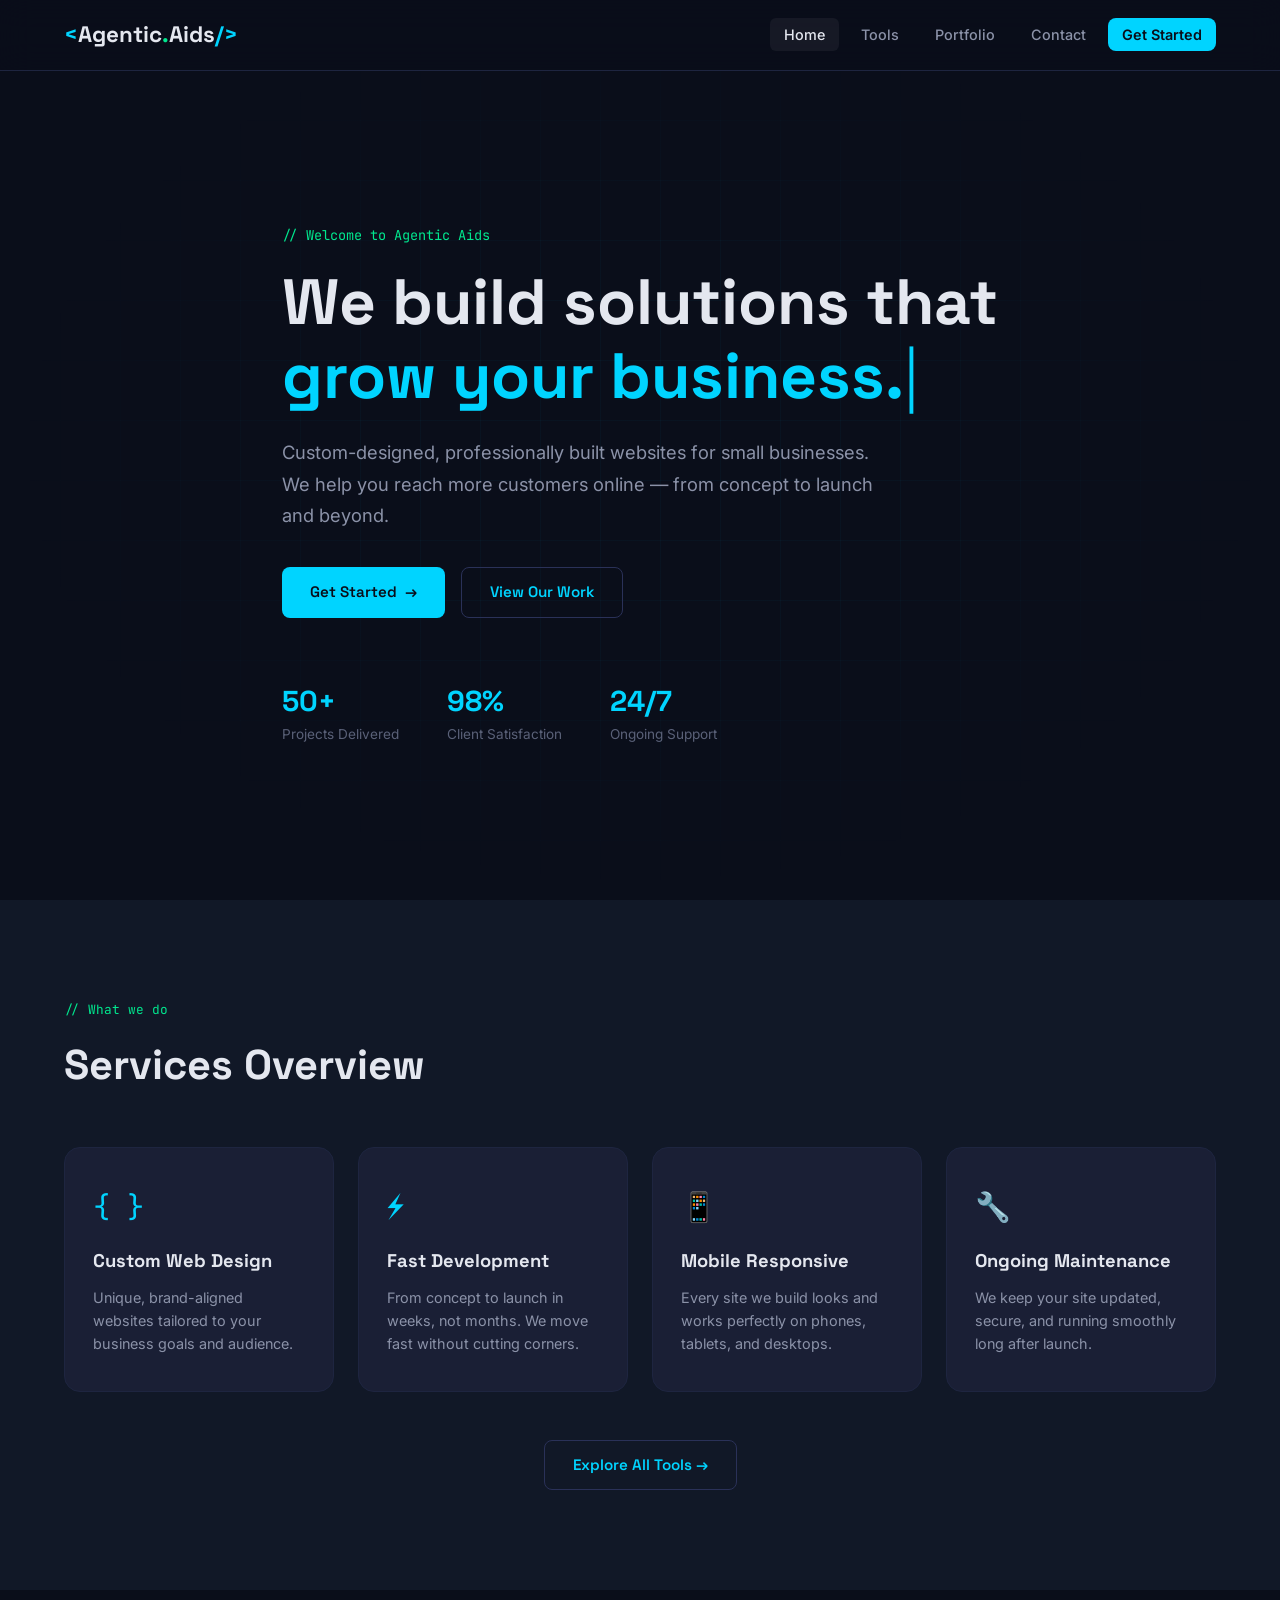
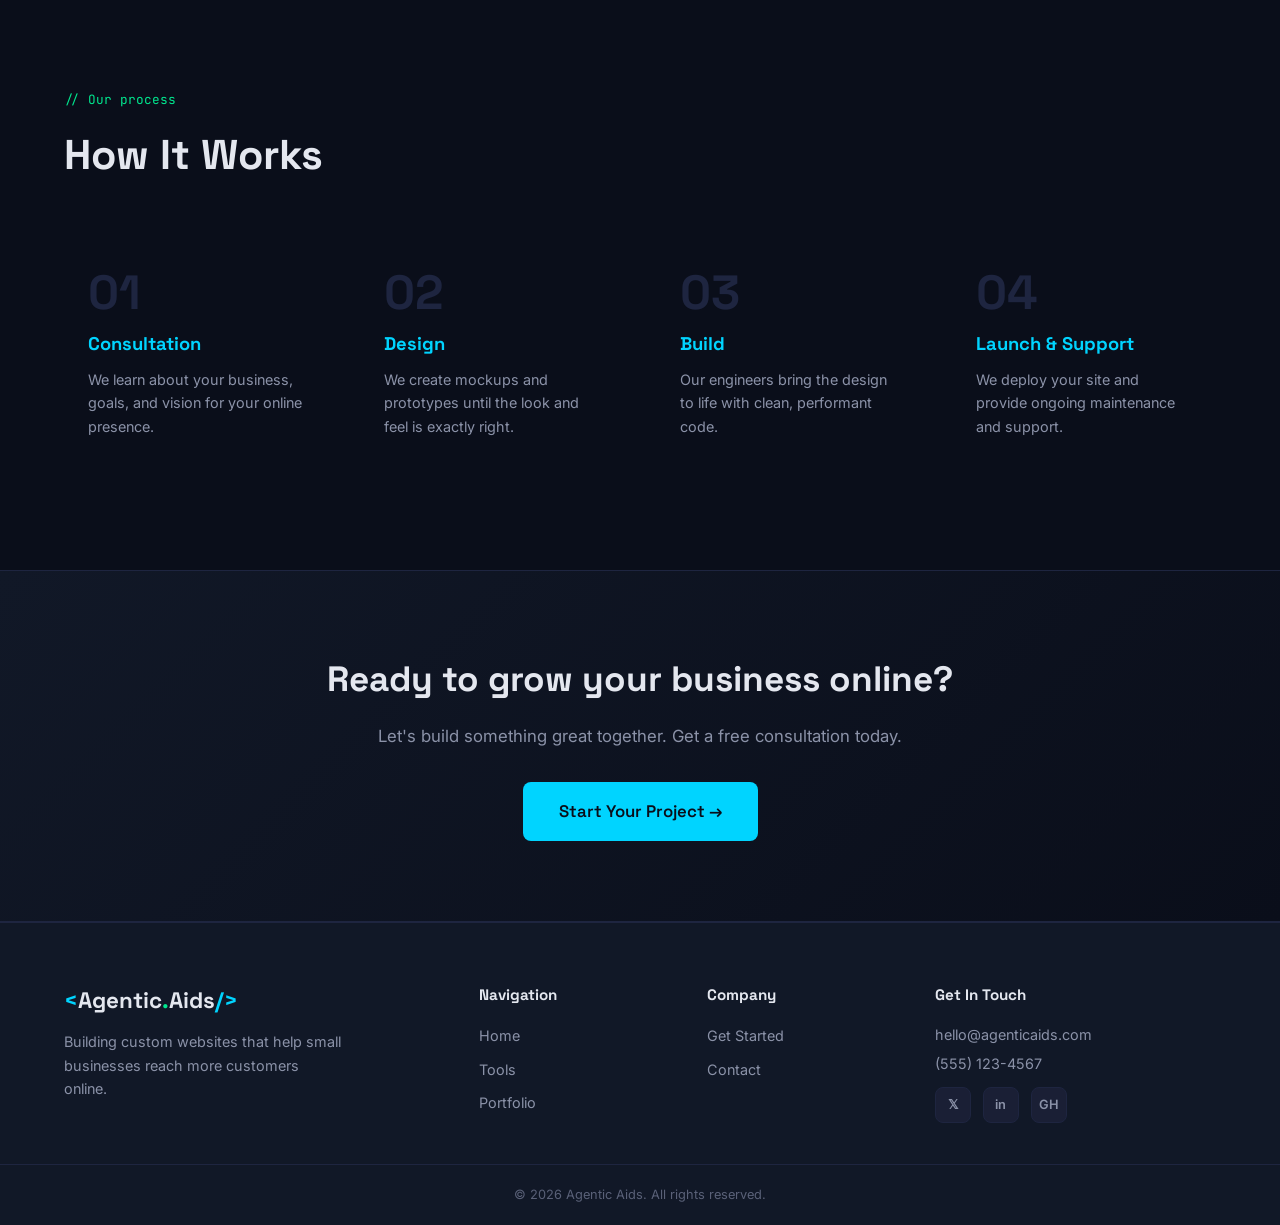
<file: index.html>
<!DOCTYPE html>
<html lang="en">
<head>
  <meta charset="UTF-8">
  <meta name="viewport" content="width=device-width, initial-scale=1.0">
  <title>Agentic Aids – Custom Websites for Small Businesses</title>
  <link rel="preconnect" href="https://fonts.googleapis.com">
  <link rel="preconnect" href="https://fonts.gstatic.com" crossorigin>
  <link href="https://fonts.googleapis.com/css2?family=Space+Grotesk:wght@400;500;600;700&family=Inter:wght@300;400;500;600&family=JetBrains+Mono:wght@400;500&display=swap" rel="stylesheet">
  <link rel="stylesheet" href="css/style.css">
</head>
<body>
  <!-- Navbar -->
  <nav class="navbar" id="navbar">
    <div class="nav-container">
      <a href="index.html" class="nav-logo">
        <span class="logo-bracket">&lt;</span>Agentic<span class="logo-dot">.</span>Aids<span class="logo-bracket">/&gt;</span>
      </a>
      <button class="nav-toggle" id="navToggle" aria-label="Toggle navigation">
        <span></span><span></span><span></span>
      </button>
      <ul class="nav-menu" id="navMenu">
        <li><a href="index.html" class="nav-link active">Home</a></li>
        <li><a href="pages/tools.html" class="nav-link">Tools</a></li>
        <li><a href="pages/portfolio.html" class="nav-link">Portfolio</a></li>
        <!-- <li><a href="pages/pricing.html" class="nav-link">Pricing</a></li> -->
        <li><a href="pages/contact.html" class="nav-link">Contact</a></li>
        <!-- <li><a href="pages/login.html" class="nav-link nav-login">Login</a></li> -->
        <li><a href="pages/get-started.html" class="nav-link nav-cta">Get Started</a></li>
      </ul>
    </div>
  </nav>

  <!-- Hero Section -->
  <section class="hero">
    <div class="hero-bg-grid"></div>
    <div class="container hero-content">
      <p class="hero-tag">// Welcome to Agentic Aids</p>
      <h1 class="hero-title">
        We build solutions that<br>
        <span class="typed-text" id="typedText"></span><span class="cursor">|</span>
      </h1>
      <p class="hero-subtitle">
        Custom-designed, professionally built websites for small businesses.
        We help you reach more customers online — from concept to launch and beyond.
      </p>
      <div class="hero-buttons">
        <a href="pages/get-started.html" class="btn btn-primary">Get Started <span class="btn-arrow">→</span></a>
        <a href="pages/portfolio.html" class="btn btn-outline">View Our Work</a>
      </div>
      <div class="hero-stats">
        <div class="stat">
          <span class="stat-number">50+</span>
          <span class="stat-label">Projects Delivered</span>
        </div>
        <div class="stat">
          <span class="stat-number">98%</span>
          <span class="stat-label">Client Satisfaction</span>
        </div>
        <div class="stat">
          <span class="stat-number">24/7</span>
          <span class="stat-label">Ongoing Support</span>
        </div>
      </div>
    </div>
  </section>

  <!-- Services Overview -->
  <section class="services-overview" id="services">
    <div class="container">
      <p class="section-tag">// What we do</p>
      <h2 class="section-title">Services Overview</h2>
      <div class="services-grid">
        <div class="service-card">
          <div class="service-icon">{ }</div>
          <h3>Custom Web Design</h3>
          <p>Unique, brand-aligned websites tailored to your business goals and audience.</p>
        </div>
        <div class="service-card">
          <div class="service-icon">⚡</div>
          <h3>Fast Development</h3>
          <p>From concept to launch in weeks, not months. We move fast without cutting corners.</p>
        </div>
        <div class="service-card">
          <div class="service-icon">📱</div>
          <h3>Mobile Responsive</h3>
          <p>Every site we build looks and works perfectly on phones, tablets, and desktops.</p>
        </div>
        <div class="service-card">
          <div class="service-icon">🔧</div>
          <h3>Ongoing Maintenance</h3>
          <p>We keep your site updated, secure, and running smoothly long after launch.</p>
        </div>
      </div>
      <div class="services-cta">
        <a href="pages/tools.html" class="btn btn-outline">Explore All Tools →</a>
      </div>
    </div>
  </section>

  <!-- How It Works -->
  <section class="how-it-works">
    <div class="container">
      <p class="section-tag">// Our process</p>
      <h2 class="section-title">How It Works</h2>
      <div class="process-steps">
        <div class="step">
          <div class="step-number">01</div>
          <h3>Consultation</h3>
          <p>We learn about your business, goals, and vision for your online presence.</p>
        </div>
        <div class="step">
          <div class="step-number">02</div>
          <h3>Design</h3>
          <p>We create mockups and prototypes until the look and feel is exactly right.</p>
        </div>
        <div class="step">
          <div class="step-number">03</div>
          <h3>Build</h3>
          <p>Our engineers bring the design to life with clean, performant code.</p>
        </div>
        <div class="step">
          <div class="step-number">04</div>
          <h3>Launch & Support</h3>
          <p>We deploy your site and provide ongoing maintenance and support.</p>
        </div>
      </div>
    </div>
  </section>

  <!-- CTA Section -->
  <section class="cta-section">
    <div class="container">
      <h2>Ready to grow your business online?</h2>
      <p>Let's build something great together. Get a free consultation today.</p>
      <a href="pages/get-started.html" class="btn btn-primary btn-lg">Start Your Project →</a>
    </div>
  </section>

  <!-- Footer -->
  <footer class="footer">
    <div class="container footer-grid">
      <div class="footer-brand">
        <a href="index.html" class="nav-logo">
          <span class="logo-bracket">&lt;</span>Agentic<span class="logo-dot">.</span>Aids<span class="logo-bracket">/&gt;</span>
        </a>
        <p>Building custom websites that help small businesses reach more customers online.</p>
      </div>
      <div class="footer-links">
        <h4>Navigation</h4>
        <ul>
          <li><a href="index.html">Home</a></li>
          <li><a href="pages/tools.html">Tools</a></li>
          <li><a href="pages/portfolio.html">Portfolio</a></li>
          <!-- <li><a href="pages/pricing.html">Pricing</a></li> -->
        </ul>
      </div>
      <div class="footer-links">
        <h4>Company</h4>
        <ul>
          <li><a href="pages/get-started.html">Get Started</a></li>
          <li><a href="pages/contact.html">Contact</a></li>
          <!-- <li><a href="pages/login.html">Client Login</a></li> -->
        </ul>
      </div>
      <div class="footer-contact">
        <h4>Get In Touch</h4>
        <p>hello@agenticaids.com</p>
        <p>(555) 123-4567</p>
        <div class="social-links">
          <a href="#" aria-label="Twitter">𝕏</a>
          <a href="#" aria-label="LinkedIn">in</a>
          <a href="#" aria-label="GitHub">GH</a>
        </div>
      </div>
    </div>
    <div class="footer-bottom">
      <p>&copy; 2026 Agentic Aids. All rights reserved.</p>
    </div>
  </footer>

  <script src="js/main.js"></script>
</body>
</html>
</file>
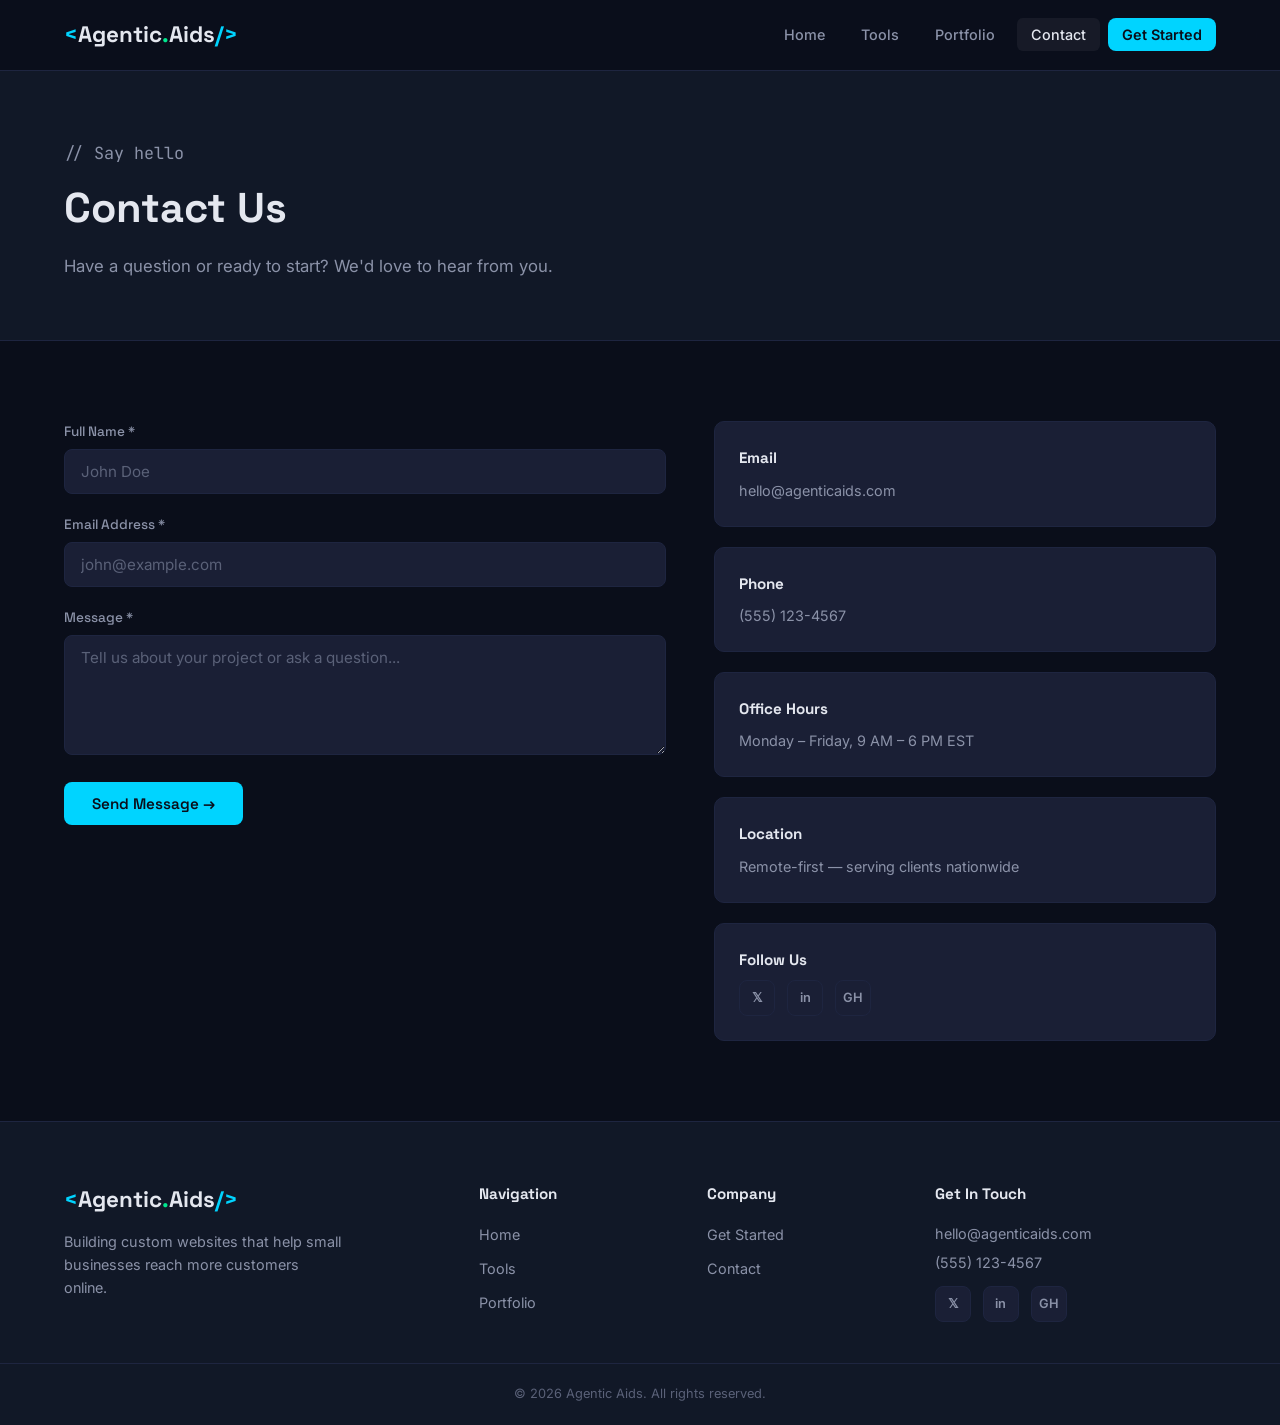
<file: pages/contact.html>
<!DOCTYPE html>
<html lang="en">
<head>
  <meta charset="UTF-8">
  <meta name="viewport" content="width=device-width, initial-scale=1.0">
  <title>Contact – Agentic Aids</title>
  <link rel="preconnect" href="https://fonts.googleapis.com">
  <link rel="preconnect" href="https://fonts.gstatic.com" crossorigin>
  <link href="https://fonts.googleapis.com/css2?family=Space+Grotesk:wght@400;500;600;700&family=Inter:wght@300;400;500;600&family=JetBrains+Mono:wght@400;500&display=swap" rel="stylesheet">
  <link rel="stylesheet" href="../css/style.css">
</head>
<body>
  <nav class="navbar" id="navbar">
    <div class="nav-container">
      <a href="../index.html" class="nav-logo"><span class="logo-bracket">&lt;</span>Agentic<span class="logo-dot">.</span>Aids<span class="logo-bracket">/&gt;</span></a>
      <button class="nav-toggle" id="navToggle" aria-label="Toggle navigation"><span></span><span></span><span></span></button>
      <ul class="nav-menu" id="navMenu">
        <li><a href="../index.html" class="nav-link">Home</a></li>
        <li><a href="tools.html" class="nav-link">Tools</a></li>
        <li><a href="portfolio.html" class="nav-link">Portfolio</a></li>
        <!-- <li><a href="pricing.html" class="nav-link">Pricing</a></li> -->
        <li><a href="contact.html" class="nav-link active">Contact</a></li>
        <!-- <li><a href="login.html" class="nav-link nav-login">Login</a></li> -->
        <li><a href="get-started.html" class="nav-link nav-cta">Get Started</a></li>
      </ul>
    </div>
  </nav>

  <section class="page-header">
    <div class="container">
      <p class="section-tag">// Say hello</p>
      <h1 class="section-title">Contact Us</h1>
      <p>Have a question or ready to start? We'd love to hear from you.</p>
    </div>
  </section>

  <section class="container">
    <div class="contact-grid">
      <!-- Contact Form -->
      <div>
        <form id="contactForm">
          <div class="form-group">
            <label for="contactName">Full Name *</label>
            <input type="text" id="contactName" name="name" required placeholder="John Doe">
            <p class="form-error"></p>
          </div>
          <div class="form-group">
            <label for="contactEmail">Email Address *</label>
            <input type="email" id="contactEmail" name="email" required placeholder="john@example.com">
            <p class="form-error"></p>
          </div>
          <div class="form-group">
            <label for="contactMessage">Message *</label>
            <textarea id="contactMessage" name="message" required placeholder="Tell us about your project or ask a question..."></textarea>
            <p class="form-error"></p>
          </div>
          <button type="submit" class="btn btn-primary">Send Message →</button>
        </form>
        <div class="form-success" id="contactSuccess">
          <h3>Message Sent!</h3>
          <p>Thank you for reaching out. We'll get back to you within 24 hours.</p>
        </div>
      </div>

      <!-- Contact Info -->
      <div class="contact-info-cards">
        <div class="contact-info-card">
          <h4>Email</h4>
          <p>hello@agenticaids.com</p>
        </div>
        <div class="contact-info-card">
          <h4>Phone</h4>
          <p>(555) 123-4567</p>
        </div>
        <div class="contact-info-card">
          <h4>Office Hours</h4>
          <p>Monday – Friday, 9 AM – 6 PM EST</p>
        </div>
        <div class="contact-info-card">
          <h4>Location</h4>
          <p>Remote-first — serving clients nationwide</p>
        </div>
        <div class="contact-info-card">
          <h4>Follow Us</h4>
          <div class="social-links" style="margin-top:8px">
            <a href="#" aria-label="Twitter">𝕏</a>
            <a href="#" aria-label="LinkedIn">in</a>
            <a href="#" aria-label="GitHub">GH</a>
          </div>
        </div>
      </div>
    </div>
  </section>

  <footer class="footer">
    <div class="container footer-grid">
      <div class="footer-brand">
        <a href="../index.html" class="nav-logo"><span class="logo-bracket">&lt;</span>Agentic<span class="logo-dot">.</span>Aids<span class="logo-bracket">/&gt;</span></a>
        <p>Building custom websites that help small businesses reach more customers online.</p>
      </div>
      <div class="footer-links"><h4>Navigation</h4><ul><li><a href="../index.html">Home</a></li><li><a href="tools.html">Tools</a></li><li><a href="portfolio.html">Portfolio</a></li><!-- <li><a href="pricing.html">Pricing</a></li> --></ul></div>
      <div class="footer-links"><h4>Company</h4><ul><li><a href="get-started.html">Get Started</a></li><li><a href="contact.html">Contact</a></li><!-- <li><a href="login.html">Client Login</a></li> --></ul></div>
      <div class="footer-contact"><h4>Get In Touch</h4><p>hello@agenticaids.com</p><p>(555) 123-4567</p><div class="social-links"><a href="#" aria-label="Twitter">𝕏</a><a href="#" aria-label="LinkedIn">in</a><a href="#" aria-label="GitHub">GH</a></div></div>
    </div>
    <div class="footer-bottom"><p>&copy; 2026 Agentic Aids. All rights reserved.</p></div>
  </footer>

  <script src="../js/config.js"></script>
  <script src="../js/main.js"></script>
</body>
</html>
</file>
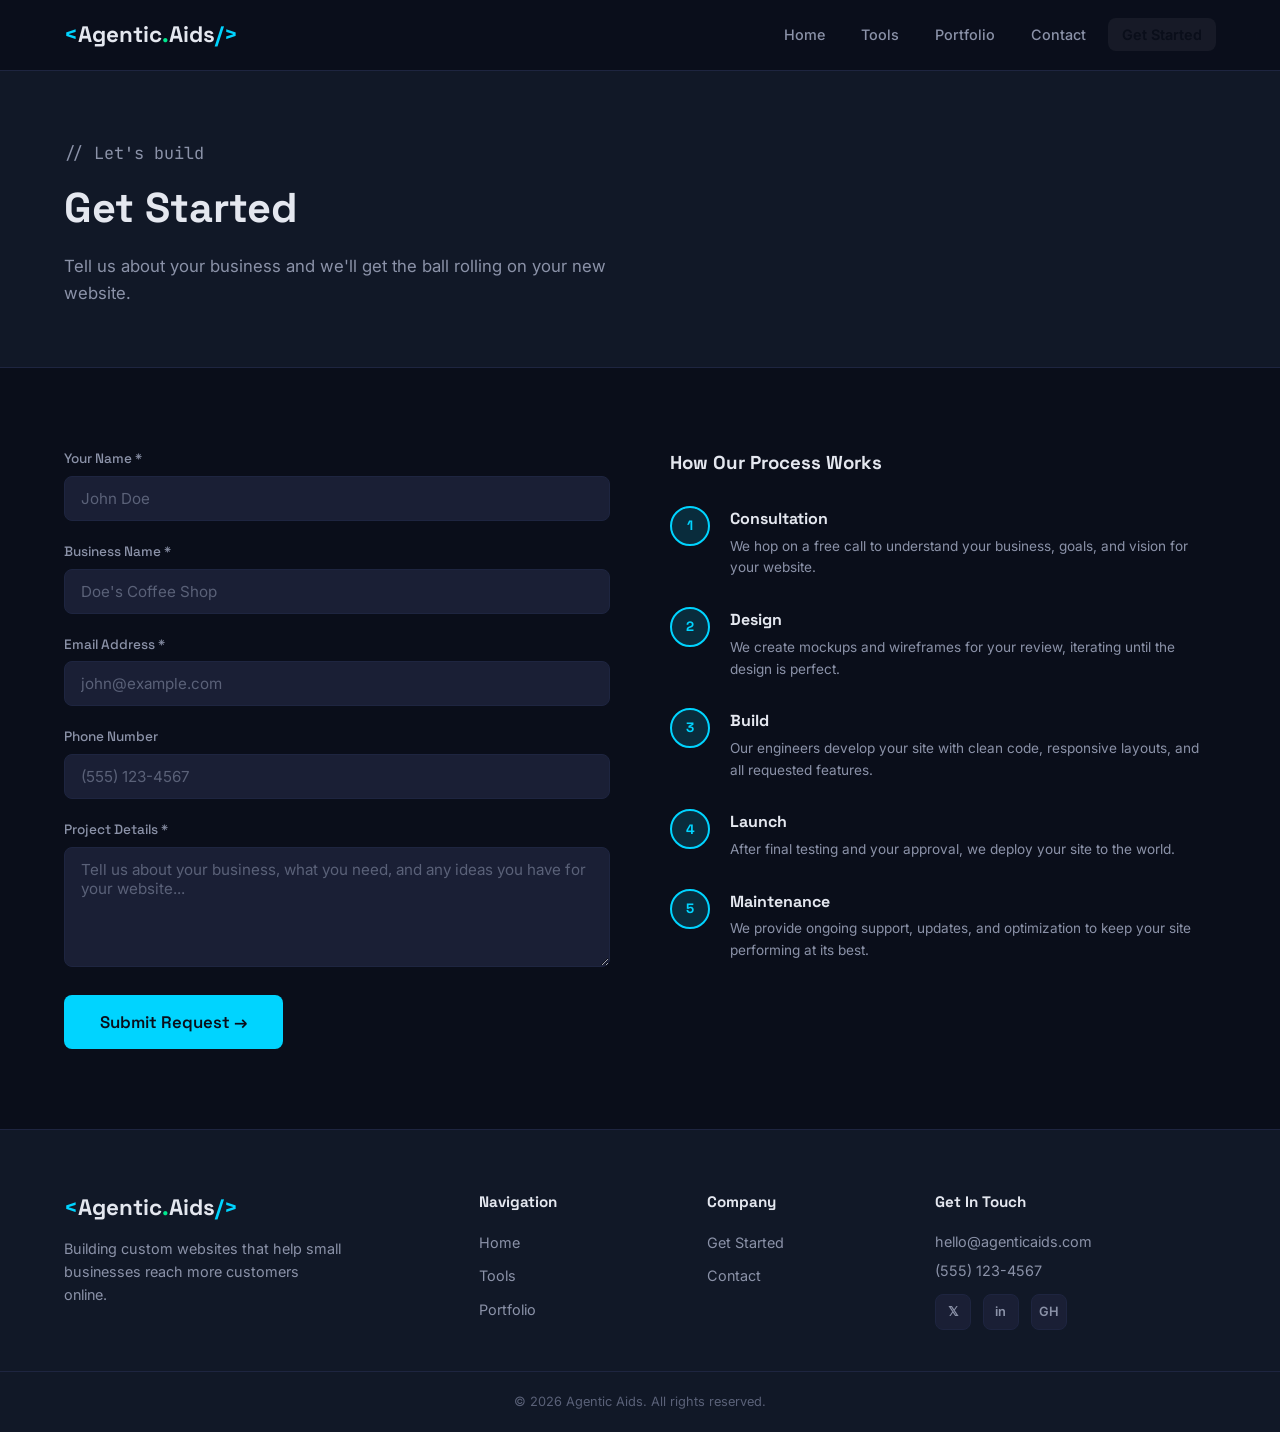
<file: pages/get-started.html>
<!DOCTYPE html>
<html lang="en">
<head>
  <meta charset="UTF-8">
  <meta name="viewport" content="width=device-width, initial-scale=1.0">
  <title>Get Started – Agentic Aids</title>
  <link rel="preconnect" href="https://fonts.googleapis.com">
  <link rel="preconnect" href="https://fonts.gstatic.com" crossorigin>
  <link href="https://fonts.googleapis.com/css2?family=Space+Grotesk:wght@400;500;600;700&family=Inter:wght@300;400;500;600&family=JetBrains+Mono:wght@400;500&display=swap" rel="stylesheet">
  <link rel="stylesheet" href="../css/style.css">
</head>
<body>
  <nav class="navbar" id="navbar">
    <div class="nav-container">
      <a href="../index.html" class="nav-logo"><span class="logo-bracket">&lt;</span>Agentic<span class="logo-dot">.</span>Aids<span class="logo-bracket">/&gt;</span></a>
      <button class="nav-toggle" id="navToggle" aria-label="Toggle navigation"><span></span><span></span><span></span></button>
      <ul class="nav-menu" id="navMenu">
        <li><a href="../index.html" class="nav-link">Home</a></li>
        <li><a href="tools.html" class="nav-link">Tools</a></li>
        <li><a href="portfolio.html" class="nav-link">Portfolio</a></li>
        <!-- <li><a href="pricing.html" class="nav-link">Pricing</a></li> -->
        <li><a href="contact.html" class="nav-link">Contact</a></li>
        <!-- <li><a href="login.html" class="nav-link nav-login">Login</a></li> -->
        <li><a href="get-started.html" class="nav-link nav-cta active">Get Started</a></li>
      </ul>
    </div>
  </nav>

  <section class="page-header">
    <div class="container">
      <p class="section-tag">// Let's build</p>
      <h1 class="section-title">Get Started</h1>
      <p>Tell us about your business and we'll get the ball rolling on your new website.</p>
    </div>
  </section>

  <section class="container">
    <div class="get-started-grid">
      <!-- Form -->
      <div>
        <form id="getStartedForm">
          <div class="form-group">
            <label for="gsName">Your Name *</label>
            <input type="text" id="gsName" name="name" required placeholder="John Doe">
            <p class="form-error"></p>
          </div>
          <div class="form-group">
            <label for="gsBusiness">Business Name *</label>
            <input type="text" id="gsBusiness" name="business" required placeholder="Doe's Coffee Shop">
            <p class="form-error"></p>
          </div>
          <div class="form-group">
            <label for="gsEmail">Email Address *</label>
            <input type="email" id="gsEmail" name="email" required placeholder="john@example.com">
            <p class="form-error"></p>
          </div>
          <div class="form-group">
            <label for="gsPhone">Phone Number</label>
            <input type="tel" id="gsPhone" name="phone" placeholder="(555) 123-4567">
            <p class="form-error"></p>
          </div>
          <div class="form-group">
            <label for="gsDetails">Project Details *</label>
            <textarea id="gsDetails" name="details" required placeholder="Tell us about your business, what you need, and any ideas you have for your website..."></textarea>
            <p class="form-error"></p>
          </div>
          <button type="submit" class="btn btn-primary btn-lg">Submit Request →</button>
        </form>
        <div class="form-success" id="getStartedSuccess">
          <h3>Request Submitted!</h3>
          <p>Thanks for your interest! We'll review your details and reach out within 1-2 business days to schedule a free consultation.</p>
        </div>
      </div>

      <!-- Process Timeline -->
      <div>
        <h3 style="font-family:var(--font-heading); margin-bottom:28px;">How Our Process Works</h3>
        <div class="process-timeline">
          <div class="timeline-step">
            <div class="timeline-dot">1</div>
            <div class="timeline-content">
              <h4>Consultation</h4>
              <p>We hop on a free call to understand your business, goals, and vision for your website.</p>
            </div>
          </div>
          <div class="timeline-step">
            <div class="timeline-dot">2</div>
            <div class="timeline-content">
              <h4>Design</h4>
              <p>We create mockups and wireframes for your review, iterating until the design is perfect.</p>
            </div>
          </div>
          <div class="timeline-step">
            <div class="timeline-dot">3</div>
            <div class="timeline-content">
              <h4>Build</h4>
              <p>Our engineers develop your site with clean code, responsive layouts, and all requested features.</p>
            </div>
          </div>
          <div class="timeline-step">
            <div class="timeline-dot">4</div>
            <div class="timeline-content">
              <h4>Launch</h4>
              <p>After final testing and your approval, we deploy your site to the world.</p>
            </div>
          </div>
          <div class="timeline-step">
            <div class="timeline-dot">5</div>
            <div class="timeline-content">
              <h4>Maintenance</h4>
              <p>We provide ongoing support, updates, and optimization to keep your site performing at its best.</p>
            </div>
          </div>
        </div>
      </div>
    </div>
  </section>

  <footer class="footer">
    <div class="container footer-grid">
      <div class="footer-brand">
        <a href="../index.html" class="nav-logo"><span class="logo-bracket">&lt;</span>Agentic<span class="logo-dot">.</span>Aids<span class="logo-bracket">/&gt;</span></a>
        <p>Building custom websites that help small businesses reach more customers online.</p>
      </div>
      <div class="footer-links"><h4>Navigation</h4><ul><li><a href="../index.html">Home</a></li><li><a href="tools.html">Tools</a></li><li><a href="portfolio.html">Portfolio</a></li><!-- <li><a href="pricing.html">Pricing</a></li> --></ul></div>
      <div class="footer-links"><h4>Company</h4><ul><li><a href="get-started.html">Get Started</a></li><li><a href="contact.html">Contact</a></li><!-- <li><a href="login.html">Client Login</a></li> --></ul></div>
      <div class="footer-contact"><h4>Get In Touch</h4><p>hello@agenticaids.com</p><p>(555) 123-4567</p><div class="social-links"><a href="#" aria-label="Twitter">𝕏</a><a href="#" aria-label="LinkedIn">in</a><a href="#" aria-label="GitHub">GH</a></div></div>
    </div>
    <div class="footer-bottom"><p>&copy; 2026 Agentic Aids. All rights reserved.</p></div>
  </footer>

  <script src="../js/config.js"></script>
  <script src="../js/main.js"></script>
</body>
</html>
</file>
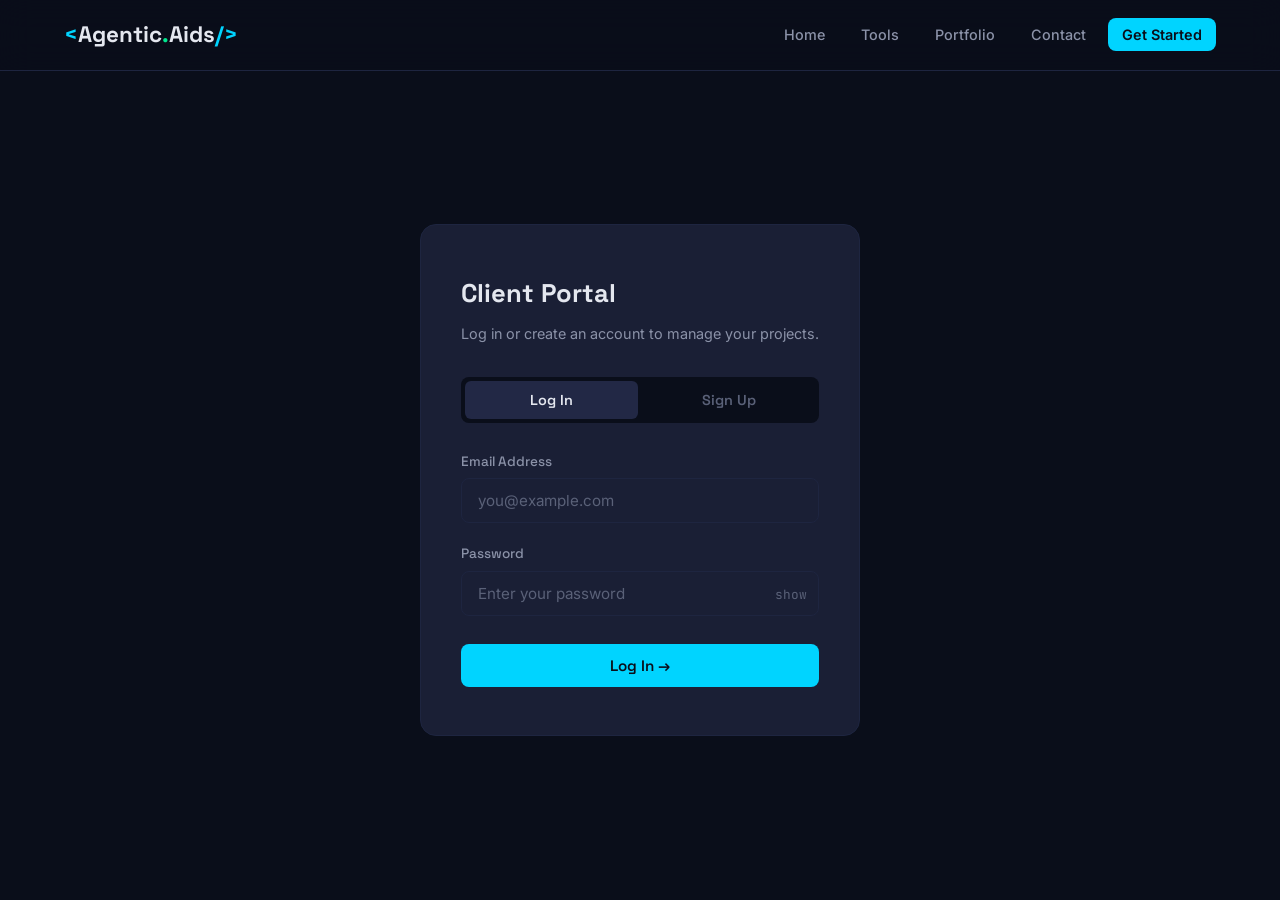
<file: pages/login.html>
<!DOCTYPE html>
<html lang="en">
<head>
  <meta charset="UTF-8">
  <meta name="viewport" content="width=device-width, initial-scale=1.0">
  <title>Login – Agentic Aids</title>
  <link rel="preconnect" href="https://fonts.googleapis.com">
  <link rel="preconnect" href="https://fonts.gstatic.com" crossorigin>
  <link href="https://fonts.googleapis.com/css2?family=Space+Grotesk:wght@400;500;600;700&family=Inter:wght@300;400;500;600&family=JetBrains+Mono:wght@400;500&display=swap" rel="stylesheet">
  <link rel="stylesheet" href="../css/style.css">
</head>
<body>
  <nav class="navbar" id="navbar">
    <div class="nav-container">
      <a href="../index.html" class="nav-logo"><span class="logo-bracket">&lt;</span>Agentic<span class="logo-dot">.</span>Aids<span class="logo-bracket">/&gt;</span></a>
      <button class="nav-toggle" id="navToggle" aria-label="Toggle navigation"><span></span><span></span><span></span></button>
      <ul class="nav-menu" id="navMenu">
        <li><a href="../index.html" class="nav-link">Home</a></li>
        <li><a href="tools.html" class="nav-link">Tools</a></li>
        <li><a href="portfolio.html" class="nav-link">Portfolio</a></li>
        <!-- <li><a href="pricing.html" class="nav-link">Pricing</a></li> -->
        <li><a href="contact.html" class="nav-link">Contact</a></li>
        <!-- <li><a href="login.html" class="nav-link nav-login active">Login</a></li> -->
        <li><a href="get-started.html" class="nav-link nav-cta">Get Started</a></li>
      </ul>
    </div>
  </nav>

  <div class="auth-container">
    <div class="auth-card">
      <h2>Client Portal</h2>
      <p class="auth-subtitle">Log in or create an account to manage your projects.</p>

      <!-- Tabs -->
      <div class="auth-tabs">
        <button class="auth-tab active" id="loginTab">Log In</button>
        <button class="auth-tab" id="signupTab">Sign Up</button>
      </div>

      <!-- Login Form -->
      <form class="auth-form active" id="loginForm">
        <div id="loginError" style="display:none; color:#ff5c5c; font-size:0.85rem; margin-bottom:16px; padding:10px; background:rgba(255,92,92,0.08); border-radius:8px;"></div>
        <div class="form-group">
          <label for="loginEmail">Email Address</label>
          <input type="email" id="loginEmail" required placeholder="you@example.com">
          <p class="form-error"></p>
        </div>
        <div class="form-group">
          <label for="loginPassword">Password</label>
          <div class="password-toggle">
            <input type="password" id="loginPassword" required placeholder="Enter your password" data-minlength="6">
            <button type="button" class="pw-toggle">show</button>
          </div>
          <p class="form-error"></p>
        </div>
        <button type="submit" class="btn btn-primary">Log In →</button>
      </form>

      <!-- Signup Form -->
      <form class="auth-form" id="signupForm">
        <div class="form-group">
          <label for="signupName">Full Name</label>
          <input type="text" id="signupName" required placeholder="John Doe">
          <p class="form-error"></p>
        </div>
        <div class="form-group">
          <label for="signupEmail">Email Address</label>
          <input type="email" id="signupEmail" required placeholder="you@example.com">
          <p class="form-error"></p>
        </div>
        <div class="form-group">
          <label for="signupPassword">Password</label>
          <div class="password-toggle">
            <input type="password" id="signupPassword" required placeholder="Min 6 characters" data-minlength="6">
            <button type="button" class="pw-toggle">show</button>
          </div>
          <p class="form-error"></p>
        </div>
        <div class="form-group">
          <label for="signupConfirm">Confirm Password</label>
          <div class="password-toggle">
            <input type="password" id="signupConfirm" required placeholder="Re-enter password">
            <button type="button" class="pw-toggle">show</button>
          </div>
          <p class="form-error"></p>
        </div>
        <button type="submit" class="btn btn-primary">Create Account →</button>
      </form>
    </div>
  </div>

  <script src="../js/main.js"></script>
</body>
</html>
</file>
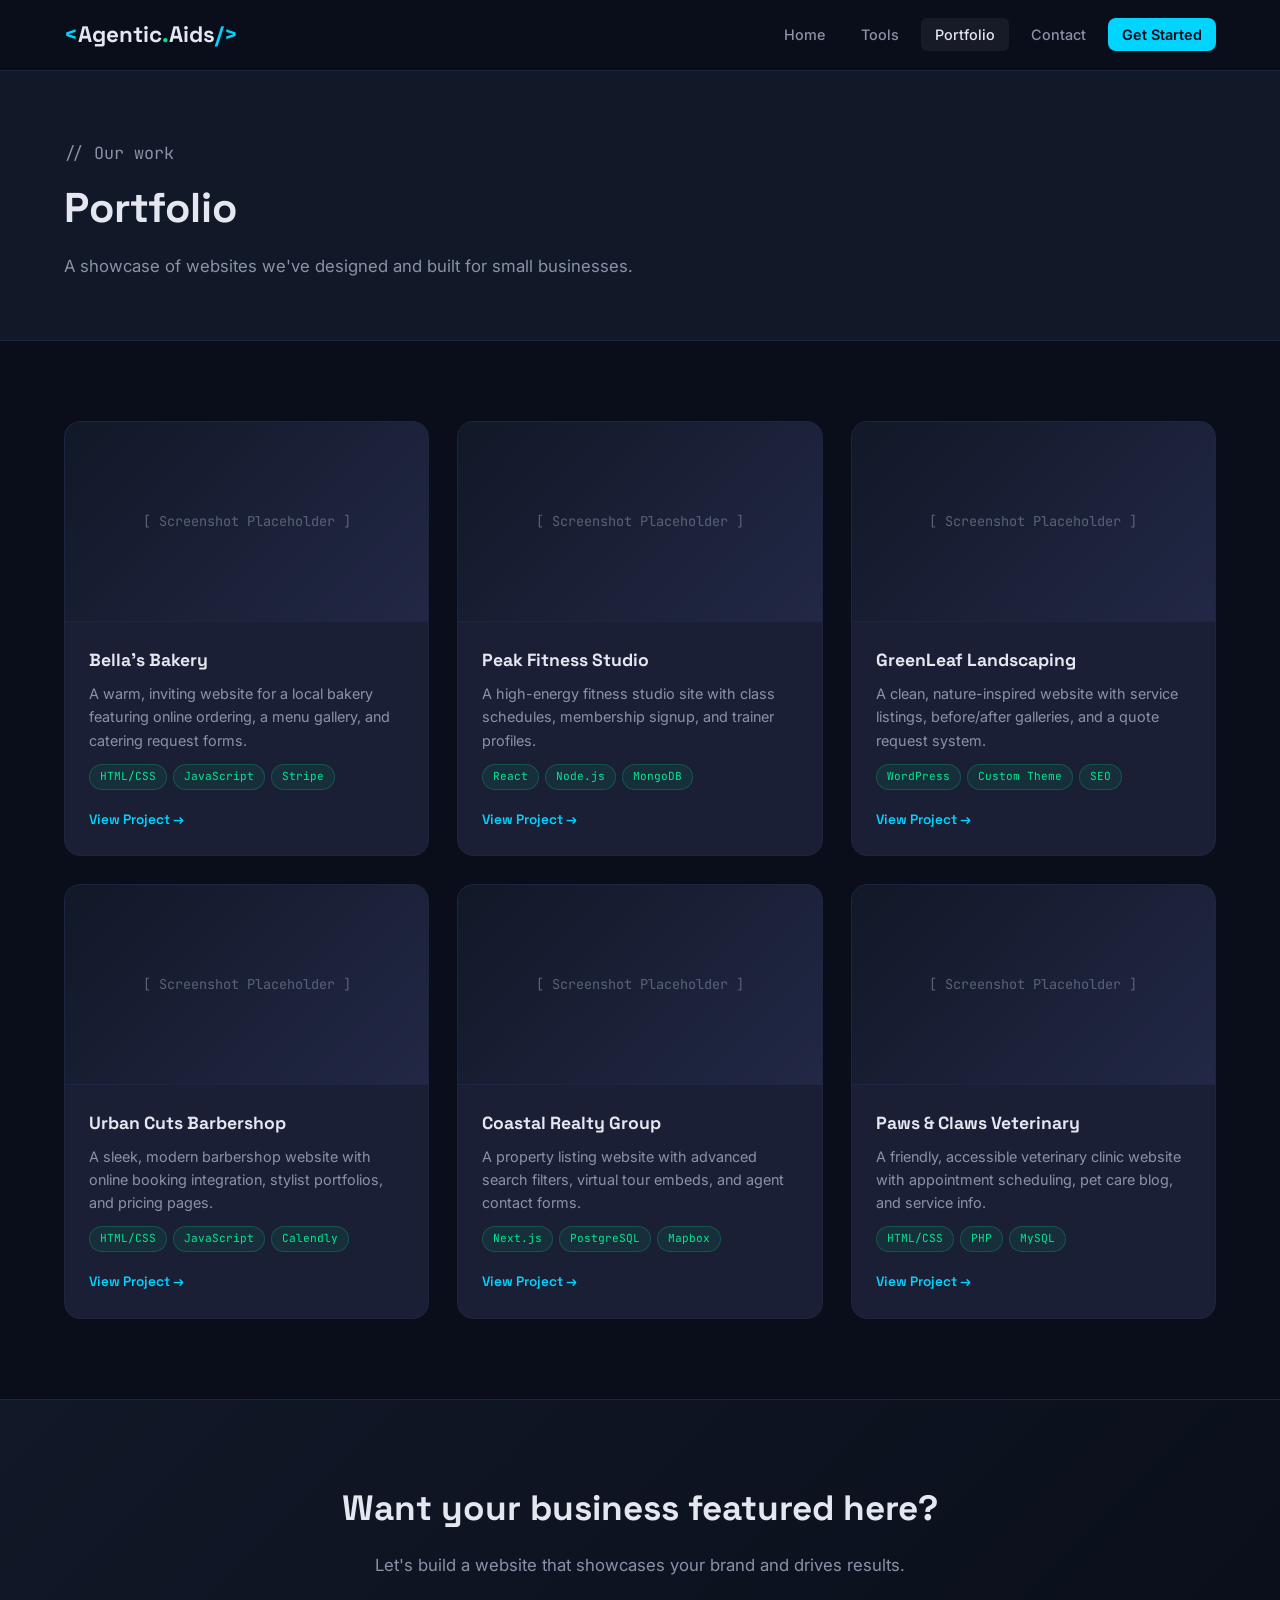
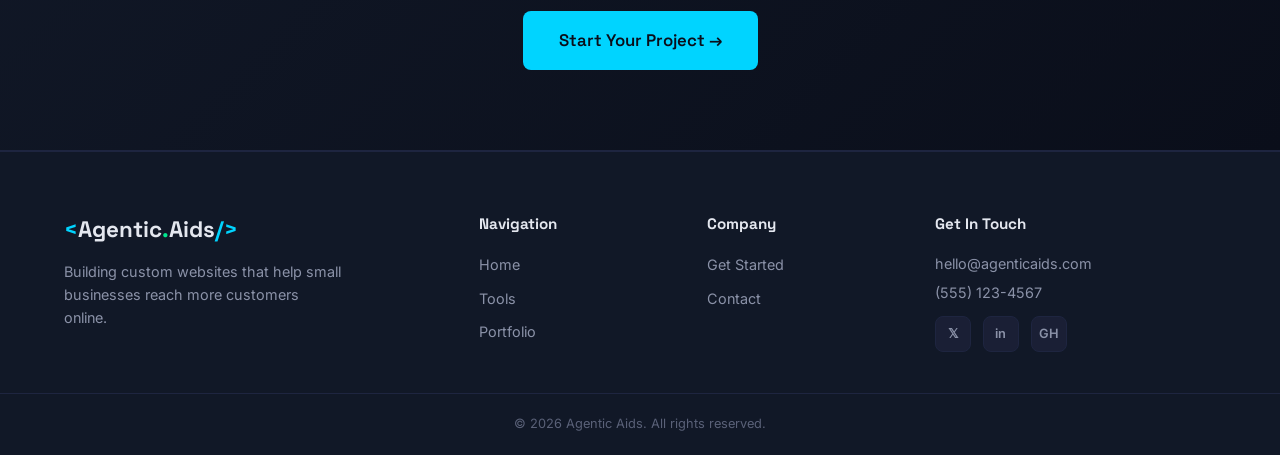
<file: pages/portfolio.html>
<!DOCTYPE html>
<html lang="en">
<head>
  <meta charset="UTF-8">
  <meta name="viewport" content="width=device-width, initial-scale=1.0">
  <title>Portfolio – Agentic Aids</title>
  <link rel="preconnect" href="https://fonts.googleapis.com">
  <link rel="preconnect" href="https://fonts.gstatic.com" crossorigin>
  <link href="https://fonts.googleapis.com/css2?family=Space+Grotesk:wght@400;500;600;700&family=Inter:wght@300;400;500;600&family=JetBrains+Mono:wght@400;500&display=swap" rel="stylesheet">
  <link rel="stylesheet" href="../css/style.css">
</head>
<body>
  <nav class="navbar" id="navbar">
    <div class="nav-container">
      <a href="../index.html" class="nav-logo"><span class="logo-bracket">&lt;</span>Agentic<span class="logo-dot">.</span>Aids<span class="logo-bracket">/&gt;</span></a>
      <button class="nav-toggle" id="navToggle" aria-label="Toggle navigation"><span></span><span></span><span></span></button>
      <ul class="nav-menu" id="navMenu">
        <li><a href="../index.html" class="nav-link">Home</a></li>
        <li><a href="tools.html" class="nav-link">Tools</a></li>
        <li><a href="portfolio.html" class="nav-link active">Portfolio</a></li>
        <!-- <li><a href="pricing.html" class="nav-link">Pricing</a></li> -->
        <li><a href="contact.html" class="nav-link">Contact</a></li>
        <!-- <li><a href="login.html" class="nav-link nav-login">Login</a></li> -->
        <li><a href="get-started.html" class="nav-link nav-cta">Get Started</a></li>
      </ul>
    </div>
  </nav>

  <section class="page-header">
    <div class="container">
      <p class="section-tag">// Our work</p>
      <h1 class="section-title">Portfolio</h1>
      <p>A showcase of websites we've designed and built for small businesses.</p>
    </div>
  </section>

  <section class="container">
    <div class="portfolio-grid">
      <div class="portfolio-card">
        <div class="portfolio-image">[ Screenshot Placeholder ]</div>
        <div class="portfolio-info">
          <h3>Bella's Bakery</h3>
          <p>A warm, inviting website for a local bakery featuring online ordering, a menu gallery, and catering request forms.</p>
          <div class="portfolio-tech">
            <span>HTML/CSS</span><span>JavaScript</span><span>Stripe</span>
          </div>
          <a href="#" class="portfolio-link">View Project →</a>
        </div>
      </div>

      <div class="portfolio-card">
        <div class="portfolio-image">[ Screenshot Placeholder ]</div>
        <div class="portfolio-info">
          <h3>Peak Fitness Studio</h3>
          <p>A high-energy fitness studio site with class schedules, membership signup, and trainer profiles.</p>
          <div class="portfolio-tech">
            <span>React</span><span>Node.js</span><span>MongoDB</span>
          </div>
          <a href="#" class="portfolio-link">View Project →</a>
        </div>
      </div>

      <div class="portfolio-card">
        <div class="portfolio-image">[ Screenshot Placeholder ]</div>
        <div class="portfolio-info">
          <h3>GreenLeaf Landscaping</h3>
          <p>A clean, nature-inspired website with service listings, before/after galleries, and a quote request system.</p>
          <div class="portfolio-tech">
            <span>WordPress</span><span>Custom Theme</span><span>SEO</span>
          </div>
          <a href="#" class="portfolio-link">View Project →</a>
        </div>
      </div>

      <div class="portfolio-card">
        <div class="portfolio-image">[ Screenshot Placeholder ]</div>
        <div class="portfolio-info">
          <h3>Urban Cuts Barbershop</h3>
          <p>A sleek, modern barbershop website with online booking integration, stylist portfolios, and pricing pages.</p>
          <div class="portfolio-tech">
            <span>HTML/CSS</span><span>JavaScript</span><span>Calendly</span>
          </div>
          <a href="#" class="portfolio-link">View Project →</a>
        </div>
      </div>

      <div class="portfolio-card">
        <div class="portfolio-image">[ Screenshot Placeholder ]</div>
        <div class="portfolio-info">
          <h3>Coastal Realty Group</h3>
          <p>A property listing website with advanced search filters, virtual tour embeds, and agent contact forms.</p>
          <div class="portfolio-tech">
            <span>Next.js</span><span>PostgreSQL</span><span>Mapbox</span>
          </div>
          <a href="#" class="portfolio-link">View Project →</a>
        </div>
      </div>

      <div class="portfolio-card">
        <div class="portfolio-image">[ Screenshot Placeholder ]</div>
        <div class="portfolio-info">
          <h3>Paws & Claws Veterinary</h3>
          <p>A friendly, accessible veterinary clinic website with appointment scheduling, pet care blog, and service info.</p>
          <div class="portfolio-tech">
            <span>HTML/CSS</span><span>PHP</span><span>MySQL</span>
          </div>
          <a href="#" class="portfolio-link">View Project →</a>
        </div>
      </div>
    </div>
  </section>

  <section class="cta-section">
    <div class="container">
      <h2>Want your business featured here?</h2>
      <p>Let's build a website that showcases your brand and drives results.</p>
      <a href="get-started.html" class="btn btn-primary btn-lg">Start Your Project →</a>
    </div>
  </section>

  <footer class="footer">
    <div class="container footer-grid">
      <div class="footer-brand">
        <a href="../index.html" class="nav-logo"><span class="logo-bracket">&lt;</span>Agentic<span class="logo-dot">.</span>Aids<span class="logo-bracket">/&gt;</span></a>
        <p>Building custom websites that help small businesses reach more customers online.</p>
      </div>
      <div class="footer-links"><h4>Navigation</h4><ul><li><a href="../index.html">Home</a></li><li><a href="tools.html">Tools</a></li><li><a href="portfolio.html">Portfolio</a></li><!-- <li><a href="pricing.html">Pricing</a></li> --></ul></div>
      <div class="footer-links"><h4>Company</h4><ul><li><a href="get-started.html">Get Started</a></li><li><a href="contact.html">Contact</a></li><!-- <li><a href="login.html">Client Login</a></li> --></ul></div>
      <div class="footer-contact"><h4>Get In Touch</h4><p>hello@agenticaids.com</p><p>(555) 123-4567</p><div class="social-links"><a href="#" aria-label="Twitter">𝕏</a><a href="#" aria-label="LinkedIn">in</a><a href="#" aria-label="GitHub">GH</a></div></div>
    </div>
    <div class="footer-bottom"><p>&copy; 2026 Agentic Aids. All rights reserved.</p></div>
  </footer>

  <script src="../js/main.js"></script>
</body>
</html>
</file>
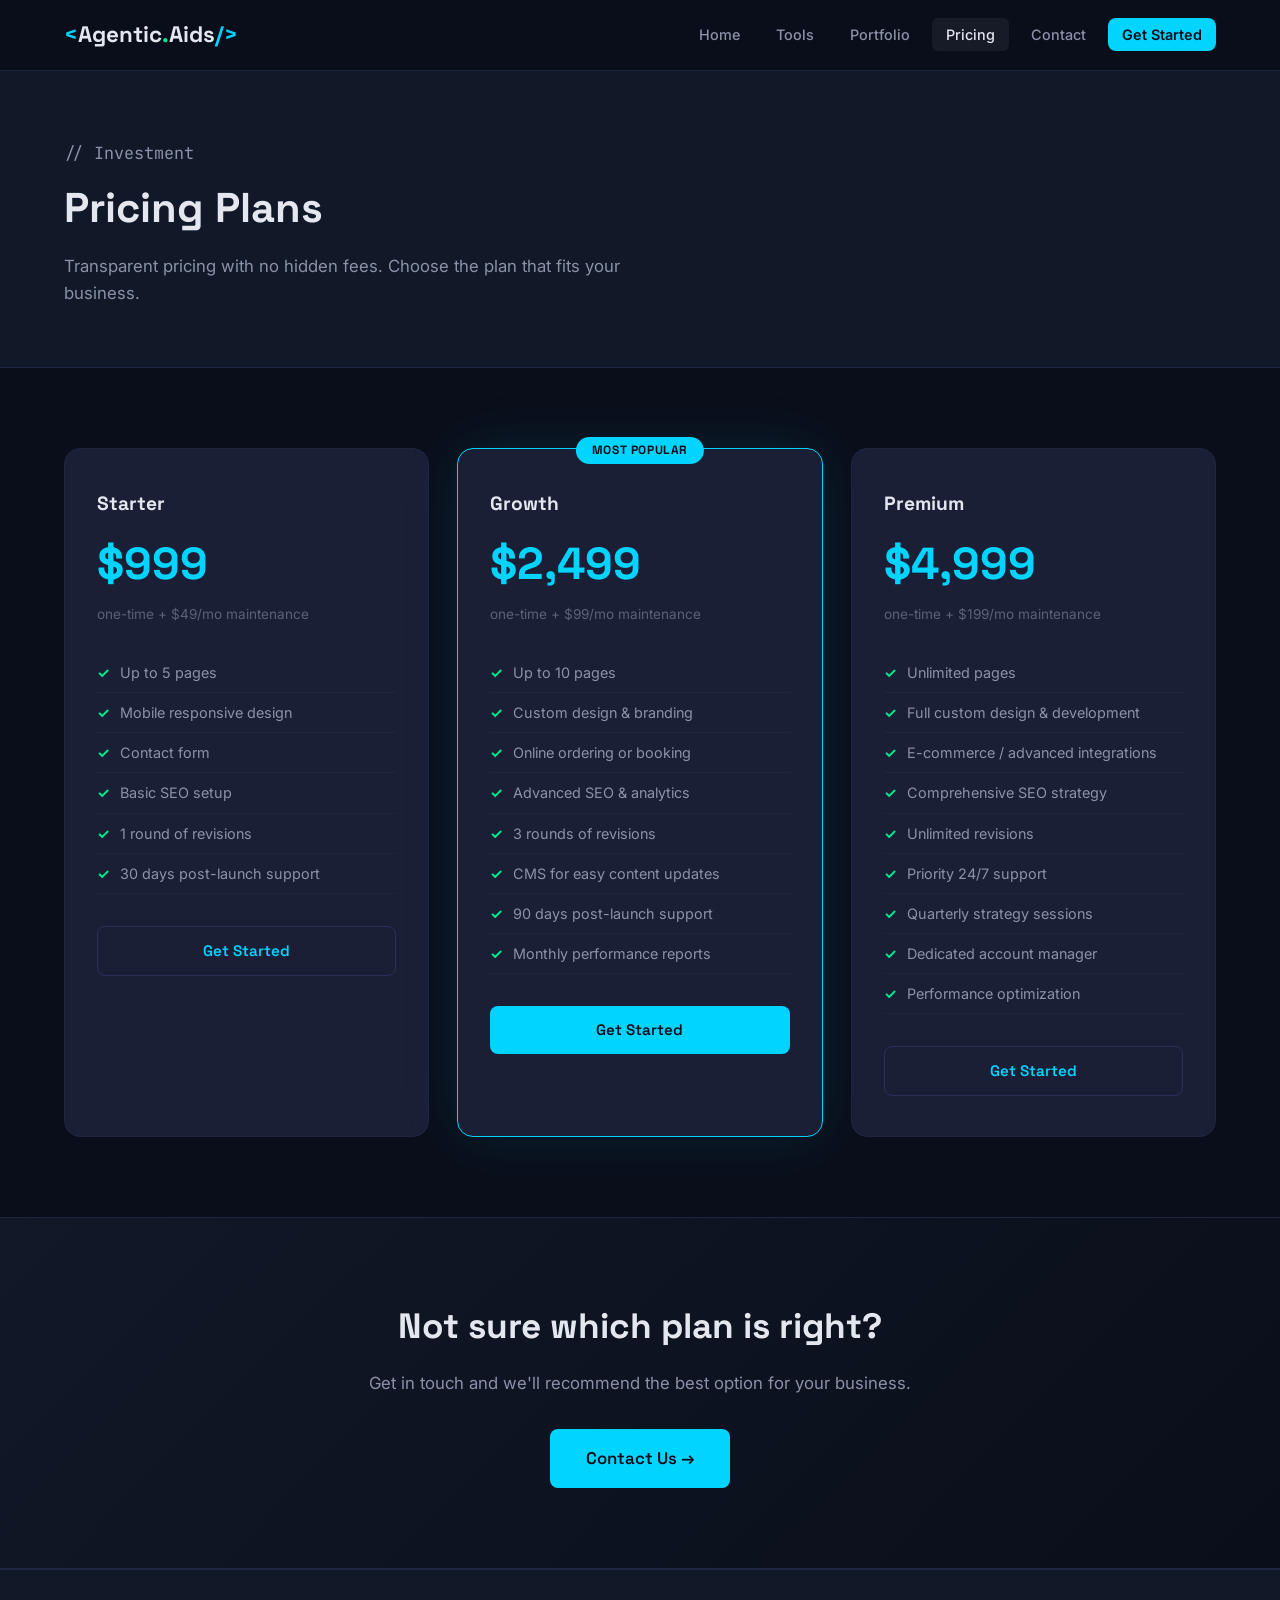
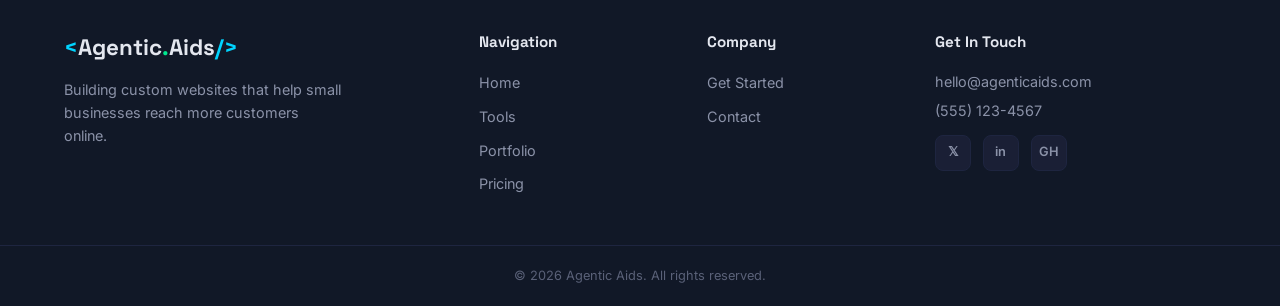
<file: pages/pricing.html>
<!DOCTYPE html>
<html lang="en">
<head>
  <meta charset="UTF-8">
  <meta name="viewport" content="width=device-width, initial-scale=1.0">
  <title>Pricing – Agentic Aids</title>
  <link rel="preconnect" href="https://fonts.googleapis.com">
  <link rel="preconnect" href="https://fonts.gstatic.com" crossorigin>
  <link href="https://fonts.googleapis.com/css2?family=Space+Grotesk:wght@400;500;600;700&family=Inter:wght@300;400;500;600&family=JetBrains+Mono:wght@400;500&display=swap" rel="stylesheet">
  <link rel="stylesheet" href="../css/style.css">
</head>
<body>
  <nav class="navbar" id="navbar">
    <div class="nav-container">
      <a href="../index.html" class="nav-logo"><span class="logo-bracket">&lt;</span>Agentic<span class="logo-dot">.</span>Aids<span class="logo-bracket">/&gt;</span></a>
      <button class="nav-toggle" id="navToggle" aria-label="Toggle navigation"><span></span><span></span><span></span></button>
      <ul class="nav-menu" id="navMenu">
        <li><a href="../index.html" class="nav-link">Home</a></li>
        <li><a href="tools.html" class="nav-link">Tools</a></li>
        <li><a href="portfolio.html" class="nav-link">Portfolio</a></li>
        <li><a href="pricing.html" class="nav-link active">Pricing</a></li>
        <li><a href="contact.html" class="nav-link">Contact</a></li>
        <!-- <li><a href="login.html" class="nav-link nav-login">Login</a></li> -->
        <li><a href="get-started.html" class="nav-link nav-cta">Get Started</a></li>
      </ul>
    </div>
  </nav>

  <section class="page-header">
    <div class="container">
      <p class="section-tag">// Investment</p>
      <h1 class="section-title">Pricing Plans</h1>
      <p>Transparent pricing with no hidden fees. Choose the plan that fits your business.</p>
    </div>
  </section>

  <section class="container">
    <div class="pricing-grid">
      <!-- Starter -->
      <div class="pricing-card">
        <h3>Starter</h3>
        <div class="price">$999</div>
        <div class="price-period">one-time + $49/mo maintenance</div>
        <ul class="pricing-features">
          <li>Up to 5 pages</li>
          <li>Mobile responsive design</li>
          <li>Contact form</li>
          <li>Basic SEO setup</li>
          <li>1 round of revisions</li>
          <li>30 days post-launch support</li>
        </ul>
        <a href="get-started.html" class="btn btn-outline">Get Started</a>
      </div>

      <!-- Growth (Popular) -->
      <div class="pricing-card popular">
        <span class="pricing-badge">Most Popular</span>
        <h3>Growth</h3>
        <div class="price">$2,499</div>
        <div class="price-period">one-time + $99/mo maintenance</div>
        <ul class="pricing-features">
          <li>Up to 10 pages</li>
          <li>Custom design & branding</li>
          <li>Online ordering or booking</li>
          <li>Advanced SEO & analytics</li>
          <li>3 rounds of revisions</li>
          <li>CMS for easy content updates</li>
          <li>90 days post-launch support</li>
          <li>Monthly performance reports</li>
        </ul>
        <a href="get-started.html" class="btn btn-primary">Get Started</a>
      </div>

      <!-- Premium -->
      <div class="pricing-card">
        <h3>Premium</h3>
        <div class="price">$4,999</div>
        <div class="price-period">one-time + $199/mo maintenance</div>
        <ul class="pricing-features">
          <li>Unlimited pages</li>
          <li>Full custom design & development</li>
          <li>E-commerce / advanced integrations</li>
          <li>Comprehensive SEO strategy</li>
          <li>Unlimited revisions</li>
          <li>Priority 24/7 support</li>
          <li>Quarterly strategy sessions</li>
          <li>Dedicated account manager</li>
          <li>Performance optimization</li>
        </ul>
        <a href="get-started.html" class="btn btn-outline">Get Started</a>
      </div>
    </div>
  </section>

  <section class="cta-section">
    <div class="container">
      <h2>Not sure which plan is right?</h2>
      <p>Get in touch and we'll recommend the best option for your business.</p>
      <a href="contact.html" class="btn btn-primary btn-lg">Contact Us →</a>
    </div>
  </section>

  <footer class="footer">
    <div class="container footer-grid">
      <div class="footer-brand">
        <a href="../index.html" class="nav-logo"><span class="logo-bracket">&lt;</span>Agentic<span class="logo-dot">.</span>Aids<span class="logo-bracket">/&gt;</span></a>
        <p>Building custom websites that help small businesses reach more customers online.</p>
      </div>
      <div class="footer-links"><h4>Navigation</h4><ul><li><a href="../index.html">Home</a></li><li><a href="tools.html">Tools</a></li><li><a href="portfolio.html">Portfolio</a></li><li><a href="pricing.html">Pricing</a></li></ul></div>
      <div class="footer-links"><h4>Company</h4><ul><li><a href="get-started.html">Get Started</a></li><li><a href="contact.html">Contact</a></li><!-- <li><a href="login.html">Client Login</a></li> --></ul></div>
      <div class="footer-contact"><h4>Get In Touch</h4><p>hello@agenticaids.com</p><p>(555) 123-4567</p><div class="social-links"><a href="#" aria-label="Twitter">𝕏</a><a href="#" aria-label="LinkedIn">in</a><a href="#" aria-label="GitHub">GH</a></div></div>
    </div>
    <div class="footer-bottom"><p>&copy; 2026 Agentic Aids. All rights reserved.</p></div>
  </footer>

  <script src="../js/main.js"></script>
</body>
</html>
</file>
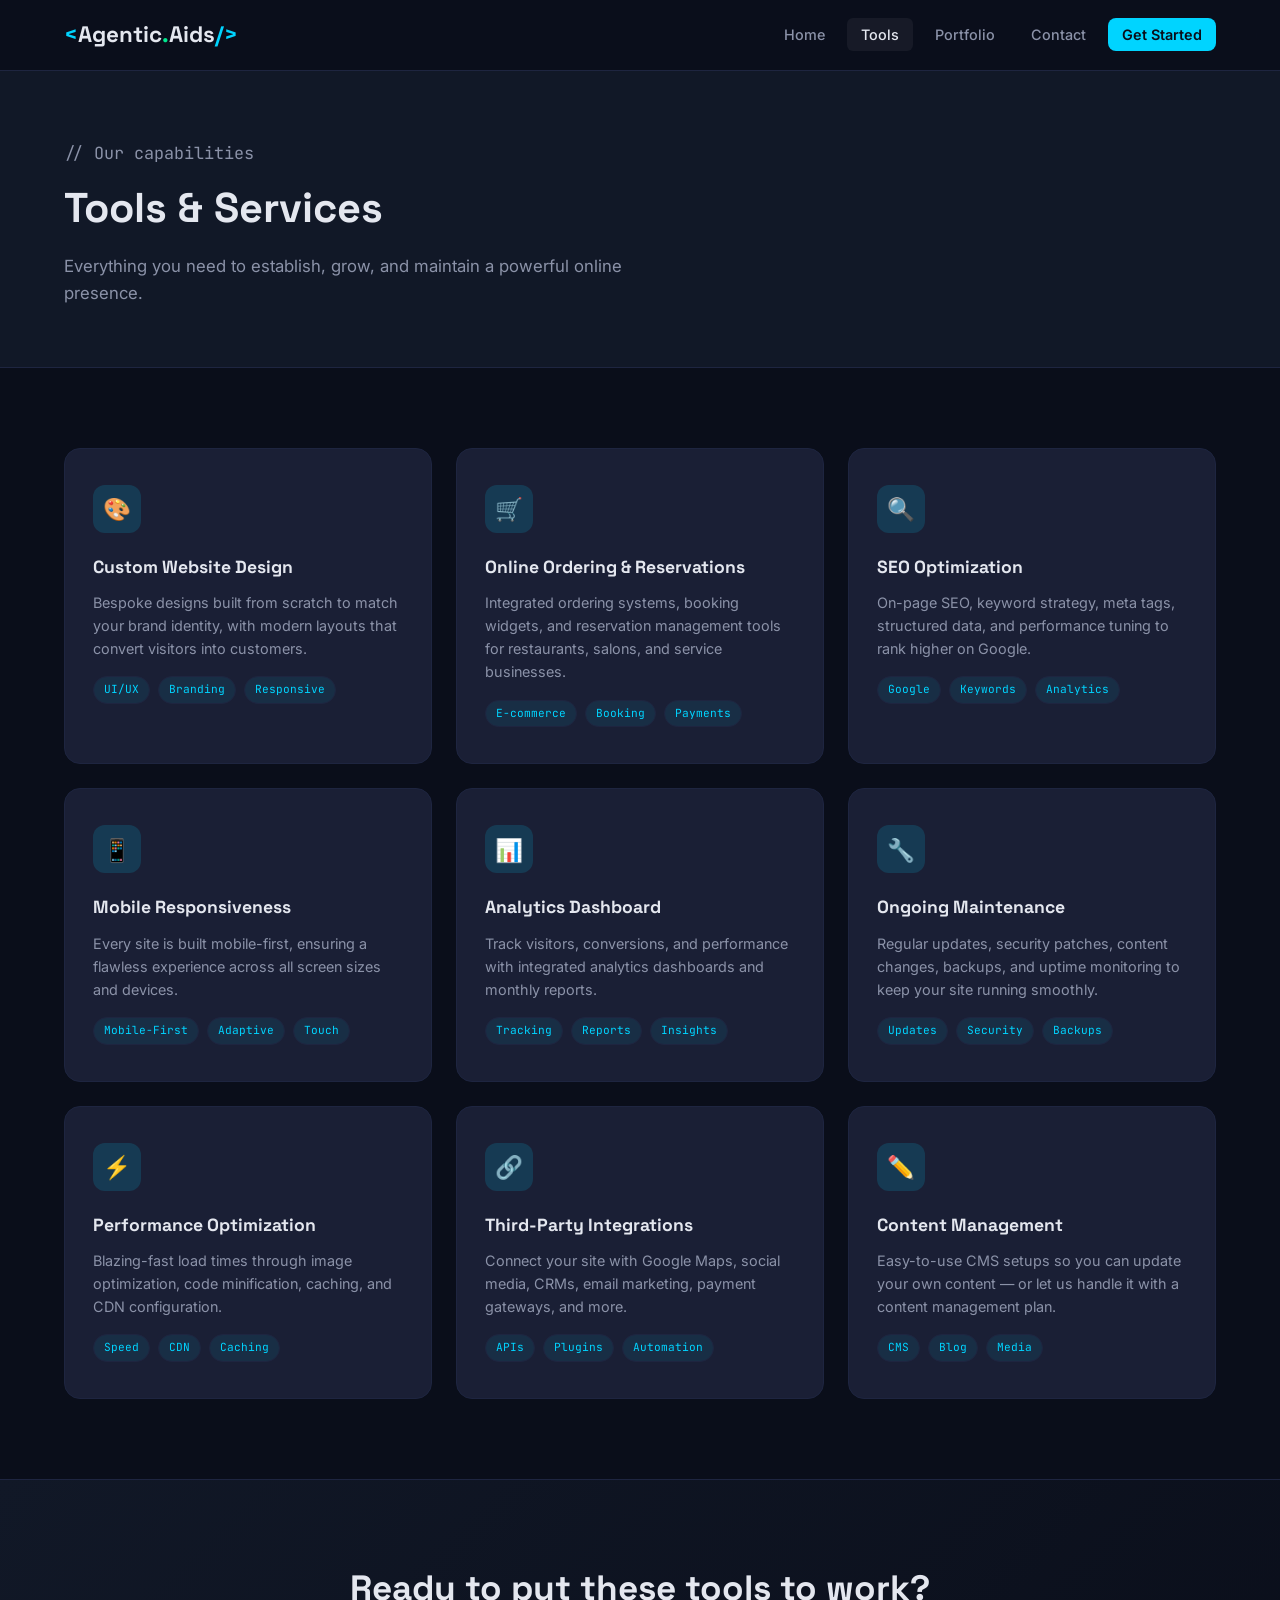
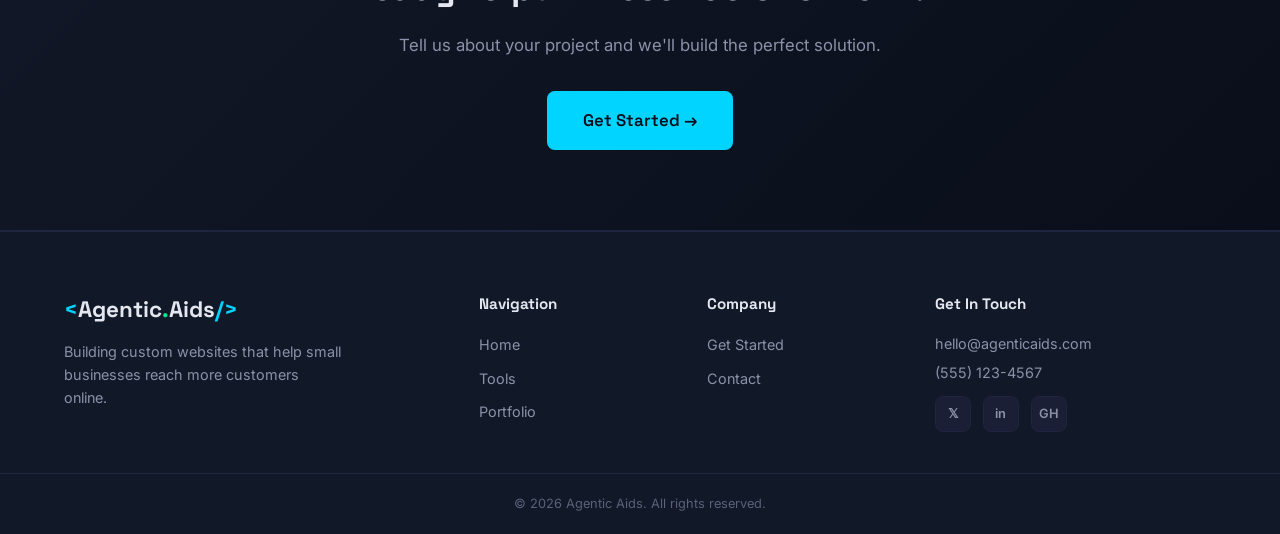
<file: pages/tools.html>
<!DOCTYPE html>
<html lang="en">
<head>
  <meta charset="UTF-8">
  <meta name="viewport" content="width=device-width, initial-scale=1.0">
  <title>Tools – Agentic Aids</title>
  <link rel="preconnect" href="https://fonts.googleapis.com">
  <link rel="preconnect" href="https://fonts.gstatic.com" crossorigin>
  <link href="https://fonts.googleapis.com/css2?family=Space+Grotesk:wght@400;500;600;700&family=Inter:wght@300;400;500;600&family=JetBrains+Mono:wght@400;500&display=swap" rel="stylesheet">
  <link rel="stylesheet" href="../css/style.css">
</head>
<body>
  <!-- Navbar -->
  <nav class="navbar" id="navbar">
    <div class="nav-container">
      <a href="../index.html" class="nav-logo">
        <span class="logo-bracket">&lt;</span>Agentic<span class="logo-dot">.</span>Aids<span class="logo-bracket">/&gt;</span>
      </a>
      <button class="nav-toggle" id="navToggle" aria-label="Toggle navigation">
        <span></span><span></span><span></span>
      </button>
      <ul class="nav-menu" id="navMenu">
        <li><a href="../index.html" class="nav-link">Home</a></li>
        <li><a href="tools.html" class="nav-link active">Tools</a></li>
        <li><a href="portfolio.html" class="nav-link">Portfolio</a></li>
        <!-- <li><a href="pricing.html" class="nav-link">Pricing</a></li> -->
        <li><a href="contact.html" class="nav-link">Contact</a></li>
        <!-- <li><a href="login.html" class="nav-link nav-login">Login</a></li> -->
        <li><a href="get-started.html" class="nav-link nav-cta">Get Started</a></li>
      </ul>
    </div>
  </nav>

  <!-- Page Header -->
  <section class="page-header">
    <div class="container">
      <p class="section-tag">// Our capabilities</p>
      <h1 class="section-title">Tools & Services</h1>
      <p>Everything you need to establish, grow, and maintain a powerful online presence.</p>
    </div>
  </section>

  <!-- Tools Grid -->
  <section class="container">
    <div class="tools-grid">
      <div class="tool-card">
        <div class="tool-icon">🎨</div>
        <h3>Custom Website Design</h3>
        <p>Bespoke designs built from scratch to match your brand identity, with modern layouts that convert visitors into customers.</p>
        <div class="tool-tags">
          <span class="tool-tag">UI/UX</span>
          <span class="tool-tag">Branding</span>
          <span class="tool-tag">Responsive</span>
        </div>
      </div>

      <div class="tool-card">
        <div class="tool-icon">🛒</div>
        <h3>Online Ordering & Reservations</h3>
        <p>Integrated ordering systems, booking widgets, and reservation management tools for restaurants, salons, and service businesses.</p>
        <div class="tool-tags">
          <span class="tool-tag">E-commerce</span>
          <span class="tool-tag">Booking</span>
          <span class="tool-tag">Payments</span>
        </div>
      </div>

      <div class="tool-card">
        <div class="tool-icon">🔍</div>
        <h3>SEO Optimization</h3>
        <p>On-page SEO, keyword strategy, meta tags, structured data, and performance tuning to rank higher on Google.</p>
        <div class="tool-tags">
          <span class="tool-tag">Google</span>
          <span class="tool-tag">Keywords</span>
          <span class="tool-tag">Analytics</span>
        </div>
      </div>

      <div class="tool-card">
        <div class="tool-icon">📱</div>
        <h3>Mobile Responsiveness</h3>
        <p>Every site is built mobile-first, ensuring a flawless experience across all screen sizes and devices.</p>
        <div class="tool-tags">
          <span class="tool-tag">Mobile-First</span>
          <span class="tool-tag">Adaptive</span>
          <span class="tool-tag">Touch</span>
        </div>
      </div>

      <div class="tool-card">
        <div class="tool-icon">📊</div>
        <h3>Analytics Dashboard</h3>
        <p>Track visitors, conversions, and performance with integrated analytics dashboards and monthly reports.</p>
        <div class="tool-tags">
          <span class="tool-tag">Tracking</span>
          <span class="tool-tag">Reports</span>
          <span class="tool-tag">Insights</span>
        </div>
      </div>

      <div class="tool-card">
        <div class="tool-icon">🔧</div>
        <h3>Ongoing Maintenance</h3>
        <p>Regular updates, security patches, content changes, backups, and uptime monitoring to keep your site running smoothly.</p>
        <div class="tool-tags">
          <span class="tool-tag">Updates</span>
          <span class="tool-tag">Security</span>
          <span class="tool-tag">Backups</span>
        </div>
      </div>

      <div class="tool-card">
        <div class="tool-icon">⚡</div>
        <h3>Performance Optimization</h3>
        <p>Blazing-fast load times through image optimization, code minification, caching, and CDN configuration.</p>
        <div class="tool-tags">
          <span class="tool-tag">Speed</span>
          <span class="tool-tag">CDN</span>
          <span class="tool-tag">Caching</span>
        </div>
      </div>

      <div class="tool-card">
        <div class="tool-icon">🔗</div>
        <h3>Third-Party Integrations</h3>
        <p>Connect your site with Google Maps, social media, CRMs, email marketing, payment gateways, and more.</p>
        <div class="tool-tags">
          <span class="tool-tag">APIs</span>
          <span class="tool-tag">Plugins</span>
          <span class="tool-tag">Automation</span>
        </div>
      </div>

      <div class="tool-card">
        <div class="tool-icon">✏️</div>
        <h3>Content Management</h3>
        <p>Easy-to-use CMS setups so you can update your own content — or let us handle it with a content management plan.</p>
        <div class="tool-tags">
          <span class="tool-tag">CMS</span>
          <span class="tool-tag">Blog</span>
          <span class="tool-tag">Media</span>
        </div>
      </div>
    </div>
  </section>

  <!-- CTA -->
  <section class="cta-section">
    <div class="container">
      <h2>Ready to put these tools to work?</h2>
      <p>Tell us about your project and we'll build the perfect solution.</p>
      <a href="get-started.html" class="btn btn-primary btn-lg">Get Started →</a>
    </div>
  </section>

  <!-- Footer -->
  <footer class="footer">
    <div class="container footer-grid">
      <div class="footer-brand">
        <a href="../index.html" class="nav-logo">
          <span class="logo-bracket">&lt;</span>Agentic<span class="logo-dot">.</span>Aids<span class="logo-bracket">/&gt;</span>
        </a>
        <p>Building custom websites that help small businesses reach more customers online.</p>
      </div>
      <div class="footer-links">
        <h4>Navigation</h4>
        <ul>
          <li><a href="../index.html">Home</a></li>
          <li><a href="tools.html">Tools</a></li>
          <li><a href="portfolio.html">Portfolio</a></li>
          <!-- <li><a href="pricing.html">Pricing</a></li> -->
        </ul>
      </div>
      <div class="footer-links">
        <h4>Company</h4>
        <ul>
          <li><a href="get-started.html">Get Started</a></li>
          <li><a href="contact.html">Contact</a></li>
          <!-- <li><a href="login.html">Client Login</a></li> -->
        </ul>
      </div>
      <div class="footer-contact">
        <h4>Get In Touch</h4>
        <p>hello@agenticaids.com</p>
        <p>(555) 123-4567</p>
        <div class="social-links">
          <a href="#" aria-label="Twitter">𝕏</a>
          <a href="#" aria-label="LinkedIn">in</a>
          <a href="#" aria-label="GitHub">GH</a>
        </div>
      </div>
    </div>
    <div class="footer-bottom">
      <p>&copy; 2026 Agentic Aids. All rights reserved.</p>
    </div>
  </footer>

  <script src="../js/main.js"></script>
</body>
</html>
</file>
<file: css/style.css>
/* ========================================
   Agentic Aids – Main Stylesheet
   ======================================== */

/* --- CSS Variables / Theme --- */
:root {
  --bg-primary: #0a0e1a;
  --bg-secondary: #111827;
  --bg-card: #1a1f35;
  --bg-card-hover: #222845;
  --text-primary: #e4e7ef;
  --text-secondary: #8b92a8;
  --text-muted: #5a6178;
  --accent: #00d4ff;
  --accent-green: #00e88f;
  --accent-purple: #a855f7;
  --accent-glow: rgba(0, 212, 255, 0.15);
  --border: #1e2540;
  --border-hover: #2a3158;
  --radius: 10px;
  --radius-lg: 16px;
  --font-heading: 'Space Grotesk', sans-serif;
  --font-body: 'Inter', sans-serif;
  --font-mono: 'JetBrains Mono', monospace;
  --transition: 0.3s ease;
  --max-width: 1200px;
}

/* --- Reset & Base --- */
*, *::before, *::after {
  margin: 0;
  padding: 0;
  box-sizing: border-box;
}

html {
  scroll-behavior: smooth;
}

body {
  font-family: var(--font-body);
  background: var(--bg-primary);
  color: var(--text-primary);
  line-height: 1.6;
  -webkit-font-smoothing: antialiased;
}

a {
  color: var(--accent);
  text-decoration: none;
  transition: color var(--transition);
}

a:hover {
  color: var(--accent-green);
}

img {
  max-width: 100%;
  display: block;
}

.container {
  max-width: var(--max-width);
  margin: 0 auto;
  padding: 0 24px;
}

/* --- Navbar --- */
.navbar {
  position: fixed;
  top: 0;
  left: 0;
  right: 0;
  z-index: 1000;
  background: rgba(10, 14, 26, 0.85);
  backdrop-filter: blur(16px);
  border-bottom: 1px solid var(--border);
  transition: background var(--transition);
}

.nav-container {
  max-width: var(--max-width);
  margin: 0 auto;
  padding: 0 24px;
  display: flex;
  align-items: center;
  justify-content: space-between;
  height: 70px;
}

.nav-logo {
  font-family: var(--font-heading);
  font-size: 1.4rem;
  font-weight: 700;
  color: var(--text-primary);
}

.nav-logo:hover {
  color: var(--text-primary);
}

.logo-bracket {
  color: var(--accent);
}

.logo-dot {
  color: var(--accent-green);
}

.nav-menu {
  display: flex;
  align-items: center;
  list-style: none;
  gap: 8px;
}

.nav-link {
  font-family: var(--font-body);
  font-size: 0.9rem;
  font-weight: 500;
  color: var(--text-secondary);
  padding: 8px 14px;
  border-radius: 6px;
  transition: all var(--transition);
}

.nav-link:hover,
.nav-link.active {
  color: var(--text-primary);
  background: rgba(255, 255, 255, 0.05);
}

.nav-login {
  color: var(--accent);
}

.nav-cta {
  background: var(--accent);
  color: var(--bg-primary) !important;
  font-weight: 600;
  border-radius: 8px;
}

.nav-cta:hover {
  background: var(--accent-green);
  color: var(--bg-primary) !important;
}

/* Hamburger */
.nav-toggle {
  display: none;
  flex-direction: column;
  gap: 5px;
  background: none;
  border: none;
  cursor: pointer;
  padding: 4px;
}

.nav-toggle span {
  display: block;
  width: 24px;
  height: 2px;
  background: var(--text-primary);
  border-radius: 2px;
  transition: all var(--transition);
}

/* --- Buttons --- */
.btn {
  display: inline-flex;
  align-items: center;
  gap: 8px;
  font-family: var(--font-heading);
  font-size: 0.95rem;
  font-weight: 600;
  padding: 12px 28px;
  border-radius: 8px;
  border: none;
  cursor: pointer;
  transition: all var(--transition);
  text-decoration: none;
}

.btn-primary {
  background: var(--accent);
  color: var(--bg-primary);
}

.btn-primary:hover {
  background: var(--accent-green);
  color: var(--bg-primary);
  transform: translateY(-2px);
  box-shadow: 0 8px 30px rgba(0, 212, 255, 0.25);
}

.btn-outline {
  background: transparent;
  color: var(--accent);
  border: 1px solid var(--border-hover);
}

.btn-outline:hover {
  border-color: var(--accent);
  background: var(--accent-glow);
  color: var(--accent);
  transform: translateY(-2px);
}

.btn-lg {
  padding: 16px 36px;
  font-size: 1.05rem;
}

.btn-arrow {
  transition: transform var(--transition);
}

.btn:hover .btn-arrow {
  transform: translateX(4px);
}

/* --- Hero --- */
.hero {
  position: relative;
  min-height: 100vh;
  display: flex;
  align-items: center;
  padding-top: 70px;
  overflow: hidden;
}

.hero-bg-grid {
  position: absolute;
  inset: 0;
  background-image:
    linear-gradient(rgba(0, 212, 255, 0.03) 1px, transparent 1px),
    linear-gradient(90deg, rgba(0, 212, 255, 0.03) 1px, transparent 1px);
  background-size: 60px 60px;
  mask-image: radial-gradient(ellipse at center, black 30%, transparent 70%);
}

.hero-content {
  position: relative;
  z-index: 1;
  padding: 80px 24px;
}

.hero-tag {
  font-family: var(--font-mono);
  font-size: 0.85rem;
  color: var(--accent-green);
  margin-bottom: 20px;
}

.hero-title {
  font-family: var(--font-heading);
  font-size: clamp(2.4rem, 5vw, 4rem);
  font-weight: 700;
  line-height: 1.15;
  margin-bottom: 24px;
}

.typed-text {
  color: var(--accent);
}

.cursor {
  color: var(--accent);
  animation: blink 1s step-end infinite;
  font-weight: 300;
}

@keyframes blink {
  50% { opacity: 0; }
}

.hero-subtitle {
  font-size: 1.15rem;
  color: var(--text-secondary);
  max-width: 600px;
  margin-bottom: 36px;
  line-height: 1.7;
}

.hero-buttons {
  display: flex;
  gap: 16px;
  flex-wrap: wrap;
  margin-bottom: 60px;
}

.hero-stats {
  display: flex;
  gap: 48px;
  flex-wrap: wrap;
}

.stat {
  display: flex;
  flex-direction: column;
}

.stat-number {
  font-family: var(--font-heading);
  font-size: 1.8rem;
  font-weight: 700;
  color: var(--accent);
}

.stat-label {
  font-size: 0.85rem;
  color: var(--text-muted);
}

/* --- Section Styles --- */
.section-tag {
  font-family: var(--font-mono);
  font-size: 0.8rem;
  color: var(--accent-green);
  margin-bottom: 12px;
}

.section-title {
  font-family: var(--font-heading);
  font-size: clamp(1.8rem, 3.5vw, 2.6rem);
  font-weight: 700;
  margin-bottom: 48px;
}

/* --- Services Overview --- */
.services-overview {
  padding: 100px 0;
  background: var(--bg-secondary);
}

.services-grid {
  display: grid;
  grid-template-columns: repeat(auto-fit, minmax(min(260px, 100%), 1fr));
  gap: 24px;
  margin-bottom: 48px;
}

.service-card {
  background: var(--bg-card);
  border: 1px solid var(--border);
  border-radius: var(--radius-lg);
  padding: 36px 28px;
  transition: all var(--transition);
}

.service-card:hover {
  border-color: var(--accent);
  background: var(--bg-card-hover);
  transform: translateY(-4px);
  box-shadow: 0 12px 40px rgba(0, 212, 255, 0.08);
}

.service-icon {
  font-family: var(--font-mono);
  font-size: 1.8rem;
  margin-bottom: 16px;
  color: var(--accent);
}

.service-card h3 {
  font-family: var(--font-heading);
  font-size: 1.15rem;
  margin-bottom: 10px;
}

.service-card p {
  color: var(--text-secondary);
  font-size: 0.9rem;
  line-height: 1.6;
}

.services-cta {
  text-align: center;
}

/* --- How It Works --- */
.how-it-works {
  padding: 100px 0;
}

.process-steps {
  display: grid;
  grid-template-columns: repeat(auto-fit, minmax(min(240px, 100%), 1fr));
  gap: 32px;
}

.step {
  position: relative;
  padding: 32px 24px;
}

.step-number {
  font-family: var(--font-heading);
  font-size: 3rem;
  font-weight: 700;
  color: var(--border);
  margin-bottom: 12px;
  line-height: 1;
}

.step h3 {
  font-family: var(--font-heading);
  font-size: 1.15rem;
  margin-bottom: 10px;
  color: var(--accent);
}

.step p {
  color: var(--text-secondary);
  font-size: 0.9rem;
}

/* --- CTA Section --- */
.cta-section {
  padding: 80px 0;
  text-align: center;
  background: linear-gradient(135deg, var(--bg-secondary) 0%, var(--bg-primary) 100%);
  border-top: 1px solid var(--border);
  border-bottom: 1px solid var(--border);
}

.cta-section h2 {
  font-family: var(--font-heading);
  font-size: clamp(1.6rem, 3vw, 2.2rem);
  margin-bottom: 16px;
}

.cta-section p {
  color: var(--text-secondary);
  margin-bottom: 32px;
  font-size: 1.05rem;
}

/* --- Footer --- */
.footer {
  padding: 60px 0 0;
  background: var(--bg-secondary);
  border-top: 1px solid var(--border);
}

.footer-grid {
  display: grid;
  grid-template-columns: 2fr 1fr 1fr 1.5fr;
  gap: 40px;
  padding-bottom: 40px;
}

.footer-brand p {
  color: var(--text-secondary);
  font-size: 0.9rem;
  margin-top: 12px;
  max-width: 280px;
}

.footer-links h4,
.footer-contact h4 {
  font-family: var(--font-heading);
  font-size: 0.95rem;
  margin-bottom: 16px;
  color: var(--text-primary);
}

.footer-links ul {
  list-style: none;
}

.footer-links li {
  margin-bottom: 8px;
}

.footer-links a {
  color: var(--text-secondary);
  font-size: 0.9rem;
}

.footer-links a:hover {
  color: var(--accent);
}

.footer-contact p {
  color: var(--text-secondary);
  font-size: 0.9rem;
  margin-bottom: 6px;
}

.social-links {
  display: flex;
  gap: 12px;
  margin-top: 12px;
}

.social-links a {
  display: flex;
  align-items: center;
  justify-content: center;
  width: 36px;
  height: 36px;
  border-radius: 8px;
  background: var(--bg-card);
  border: 1px solid var(--border);
  color: var(--text-secondary);
  font-size: 0.8rem;
  font-weight: 600;
  transition: all var(--transition);
}

.social-links a:hover {
  border-color: var(--accent);
  color: var(--accent);
  background: var(--accent-glow);
}

.footer-bottom {
  border-top: 1px solid var(--border);
  padding: 20px 0;
  text-align: center;
}

.footer-bottom p {
  color: var(--text-muted);
  font-size: 0.8rem;
}

/* --- Page Header (for sub-pages) --- */
.page-header {
  padding: 140px 0 60px;
  background: var(--bg-secondary);
  border-bottom: 1px solid var(--border);
}

.page-header .section-tag {
  margin-bottom: 8px;
}

.page-header .section-title {
  margin-bottom: 12px;
}

.page-header p {
  color: var(--text-secondary);
  max-width: 600px;
  font-size: 1.05rem;
}

/* --- Forms --- */
.form-group {
  margin-bottom: 20px;
}

.form-group label {
  display: block;
  font-family: var(--font-heading);
  font-size: 0.85rem;
  font-weight: 500;
  color: var(--text-secondary);
  margin-bottom: 6px;
}

.form-group input,
.form-group textarea,
.form-group select {
  width: 100%;
  padding: 12px 16px;
  background: var(--bg-card);
  border: 1px solid var(--border);
  border-radius: 8px;
  color: var(--text-primary);
  font-family: var(--font-body);
  font-size: 0.95rem;
  transition: all var(--transition);
}

.form-group input:focus,
.form-group textarea:focus,
.form-group select:focus {
  outline: none;
  border-color: var(--accent);
  box-shadow: 0 0 0 3px var(--accent-glow);
}

.form-group textarea {
  resize: vertical;
  min-height: 120px;
}

.form-group input::placeholder,
.form-group textarea::placeholder {
  color: var(--text-muted);
}

.form-error {
  color: #ff5c5c;
  font-size: 0.8rem;
  margin-top: 4px;
  display: none;
}

.form-group.error input,
.form-group.error textarea {
  border-color: #ff5c5c;
}

.form-group.error .form-error {
  display: block;
}

/* --- Tools Page --- */
.tools-grid {
  display: grid;
  grid-template-columns: repeat(auto-fit, minmax(min(300px, 100%), 1fr));
  gap: 24px;
  padding: 80px 0;
}

.tool-card {
  background: var(--bg-card);
  border: 1px solid var(--border);
  border-radius: var(--radius-lg);
  padding: 36px 28px;
  transition: all var(--transition);
}

.tool-card:hover {
  border-color: var(--accent);
  transform: translateY(-4px);
  box-shadow: 0 12px 40px rgba(0, 212, 255, 0.08);
}

.tool-icon {
  width: 48px;
  height: 48px;
  border-radius: 12px;
  background: var(--accent-glow);
  display: flex;
  align-items: center;
  justify-content: center;
  font-size: 1.4rem;
  margin-bottom: 20px;
}

.tool-card h3 {
  font-family: var(--font-heading);
  font-size: 1.1rem;
  margin-bottom: 10px;
}

.tool-card p {
  color: var(--text-secondary);
  font-size: 0.9rem;
  line-height: 1.6;
}

.tool-card .tool-tags {
  display: flex;
  flex-wrap: wrap;
  gap: 8px;
  margin-top: 16px;
}

.tool-tag {
  font-family: var(--font-mono);
  font-size: 0.7rem;
  padding: 4px 10px;
  background: rgba(0, 212, 255, 0.08);
  border: 1px solid var(--border);
  border-radius: 20px;
  color: var(--accent);
}

/* --- Portfolio Page --- */
.portfolio-grid {
  display: grid;
  grid-template-columns: repeat(auto-fit, minmax(min(320px, 100%), 1fr));
  gap: 28px;
  padding: 80px 0;
}

.portfolio-card {
  background: var(--bg-card);
  border: 1px solid var(--border);
  border-radius: var(--radius-lg);
  overflow: hidden;
  transition: all var(--transition);
}

.portfolio-card:hover {
  border-color: var(--accent);
  transform: translateY(-4px);
  box-shadow: 0 12px 40px rgba(0, 212, 255, 0.08);
}

.portfolio-image {
  width: 100%;
  height: 200px;
  background: linear-gradient(135deg, var(--bg-secondary), var(--bg-card-hover));
  display: flex;
  align-items: center;
  justify-content: center;
  font-family: var(--font-mono);
  color: var(--text-muted);
  font-size: 0.85rem;
  border-bottom: 1px solid var(--border);
}

.portfolio-info {
  padding: 24px;
}

.portfolio-info h3 {
  font-family: var(--font-heading);
  font-size: 1.1rem;
  margin-bottom: 8px;
}

.portfolio-info p {
  color: var(--text-secondary);
  font-size: 0.9rem;
  margin-bottom: 12px;
  line-height: 1.6;
}

.portfolio-tech {
  display: flex;
  flex-wrap: wrap;
  gap: 6px;
  margin-bottom: 16px;
}

.portfolio-tech span {
  font-family: var(--font-mono);
  font-size: 0.7rem;
  padding: 3px 10px;
  background: rgba(0, 232, 143, 0.08);
  border: 1px solid rgba(0, 232, 143, 0.2);
  border-radius: 20px;
  color: var(--accent-green);
}

.portfolio-link {
  font-family: var(--font-heading);
  font-size: 0.85rem;
  font-weight: 600;
}

/* --- Pricing Page --- */
.pricing-grid {
  display: grid;
  grid-template-columns: repeat(auto-fit, minmax(min(300px, 100%), 1fr));
  gap: 28px;
  padding: 80px 0;
}

.pricing-card {
  background: var(--bg-card);
  border: 1px solid var(--border);
  border-radius: var(--radius-lg);
  padding: 40px 32px;
  transition: all var(--transition);
  position: relative;
}

.pricing-card.popular {
  border-color: var(--accent);
  box-shadow: 0 0 60px rgba(0, 212, 255, 0.1);
}

.pricing-badge {
  position: absolute;
  top: -12px;
  left: 50%;
  transform: translateX(-50%);
  background: var(--accent);
  color: var(--bg-primary);
  font-family: var(--font-heading);
  font-size: 0.75rem;
  font-weight: 700;
  padding: 4px 16px;
  border-radius: 20px;
  text-transform: uppercase;
  letter-spacing: 0.05em;
}

.pricing-card h3 {
  font-family: var(--font-heading);
  font-size: 1.2rem;
  margin-bottom: 8px;
}

.pricing-card .price {
  font-family: var(--font-heading);
  font-size: 2.8rem;
  font-weight: 700;
  color: var(--accent);
  margin-bottom: 4px;
}

.pricing-card .price-period {
  color: var(--text-muted);
  font-size: 0.85rem;
  margin-bottom: 28px;
}

.pricing-features {
  list-style: none;
  margin-bottom: 32px;
}

.pricing-features li {
  padding: 8px 0;
  font-size: 0.9rem;
  color: var(--text-secondary);
  border-bottom: 1px solid var(--border);
  display: flex;
  align-items: center;
  gap: 10px;
}

.pricing-features li::before {
  content: '✓';
  color: var(--accent-green);
  font-weight: 700;
}

.pricing-card .btn {
  width: 100%;
  justify-content: center;
}

/* --- Contact Page --- */
.contact-grid {
  display: grid;
  grid-template-columns: 1.2fr 1fr;
  gap: 48px;
  padding: 80px 0;
}

.contact-info-cards {
  display: flex;
  flex-direction: column;
  gap: 20px;
}

.contact-info-card {
  background: var(--bg-card);
  border: 1px solid var(--border);
  border-radius: var(--radius);
  padding: 24px;
}

.contact-info-card h4 {
  font-family: var(--font-heading);
  font-size: 0.95rem;
  margin-bottom: 8px;
}

.contact-info-card p {
  color: var(--text-secondary);
  font-size: 0.9rem;
}

/* --- Login Page --- */
.auth-container {
  min-height: 100vh;
  display: flex;
  align-items: center;
  justify-content: center;
  padding: 100px 24px 40px;
}

.auth-card {
  background: var(--bg-card);
  border: 1px solid var(--border);
  border-radius: var(--radius-lg);
  padding: 48px 40px;
  width: 100%;
  max-width: 440px;
}

.auth-card h2 {
  font-family: var(--font-heading);
  font-size: 1.6rem;
  margin-bottom: 8px;
}

.auth-card .auth-subtitle {
  color: var(--text-secondary);
  font-size: 0.9rem;
  margin-bottom: 32px;
}

.auth-tabs {
  display: flex;
  gap: 4px;
  background: var(--bg-primary);
  border-radius: 8px;
  padding: 4px;
  margin-bottom: 28px;
}

.auth-tab {
  flex: 1;
  padding: 10px;
  text-align: center;
  font-family: var(--font-heading);
  font-size: 0.9rem;
  font-weight: 600;
  background: none;
  border: none;
  color: var(--text-muted);
  border-radius: 6px;
  cursor: pointer;
  transition: all var(--transition);
}

.auth-tab.active {
  background: var(--bg-card-hover);
  color: var(--text-primary);
}

.auth-form {
  display: none;
}

.auth-form.active {
  display: block;
}

.auth-card .btn {
  width: 100%;
  justify-content: center;
  margin-top: 8px;
}

.password-toggle {
  position: relative;
}

.password-toggle button {
  position: absolute;
  right: 12px;
  top: 50%;
  transform: translateY(-50%);
  background: none;
  border: none;
  color: var(--text-muted);
  cursor: pointer;
  font-size: 0.8rem;
  font-family: var(--font-mono);
}

/* --- Get Started Page --- */
.get-started-grid {
  display: grid;
  grid-template-columns: 1fr 1fr;
  gap: 60px;
  padding: 80px 0;
}

.process-timeline {
  display: flex;
  flex-direction: column;
  gap: 28px;
}

.timeline-step {
  display: flex;
  gap: 20px;
}

.timeline-dot {
  width: 40px;
  height: 40px;
  border-radius: 50%;
  background: var(--accent-glow);
  border: 2px solid var(--accent);
  display: flex;
  align-items: center;
  justify-content: center;
  font-family: var(--font-heading);
  font-size: 0.85rem;
  font-weight: 700;
  color: var(--accent);
  flex-shrink: 0;
}

.timeline-content h4 {
  font-family: var(--font-heading);
  font-size: 1rem;
  margin-bottom: 4px;
}

.timeline-content p {
  color: var(--text-secondary);
  font-size: 0.85rem;
}

/* --- Success Message --- */
.form-success {
  display: none;
  text-align: center;
  padding: 40px 20px;
}

.form-success.show {
  display: block;
}

.form-success h3 {
  font-family: var(--font-heading);
  font-size: 1.4rem;
  color: var(--accent-green);
  margin-bottom: 12px;
}

.form-success p {
  color: var(--text-secondary);
}

/* --- Responsive --- */

/* Tablet */
@media (max-width: 1024px) {
  .footer-grid {
    grid-template-columns: 1fr 1fr;
    gap: 32px;
  }

  .hero-stats {
    gap: 32px;
  }

  .services-overview,
  .how-it-works {
    padding: 70px 0;
  }

  .tools-grid,
  .portfolio-grid,
  .pricing-grid {
    padding: 60px 0;
  }

  .contact-grid {
    gap: 36px;
  }

  .get-started-grid {
    gap: 40px;
  }
}

/* Mobile landscape / small tablet */
@media (max-width: 768px) {
  .nav-toggle {
    display: flex;
  }

  .nav-menu {
    position: fixed;
    top: 70px;
    left: 0;
    right: 0;
    bottom: 0;
    background: var(--bg-secondary);
    border-top: 1px solid var(--border);
    flex-direction: column;
    align-items: center;
    justify-content: center;
    gap: 8px;
    transform: translateX(100%);
    transition: transform var(--transition);
    z-index: 999;
  }

  .nav-menu.open {
    transform: translateX(0);
  }

  .nav-link {
    font-size: 1.2rem;
    padding: 16px 32px;
    width: 80%;
    text-align: center;
    border-radius: 10px;
  }

  .nav-link:hover,
  .nav-link.active {
    background: rgba(0, 212, 255, 0.06);
  }

  .nav-cta {
    margin-top: 8px;
    width: 80%;
    text-align: center;
    padding: 16px 32px;
    font-size: 1.2rem;
  }

  .hero {
    min-height: auto;
    padding-top: 70px;
    padding-bottom: 20px;
  }

  .hero-content {
    padding: 40px 16px;
  }

  .hero-title {
    font-size: 2.4rem;
  }

  .hero-subtitle {
    font-size: 1.1rem;
  }

  .hero-stats {
    gap: 24px;
  }

  .stat-number {
    font-size: 1.6rem;
  }

  .stat-label {
    font-size: 0.9rem;
  }

  .section-title {
    font-size: 1.8rem;
    margin-bottom: 32px;
  }

  .section-tag {
    font-size: 0.85rem;
  }

  .services-overview,
  .how-it-works {
    padding: 60px 0;
  }

  .services-grid {
    grid-template-columns: 1fr;
    gap: 16px;
  }

  .service-card {
    padding: 28px 22px;
  }

  .service-card h3 {
    font-size: 1.15rem;
  }

  .service-card p {
    font-size: 0.95rem;
  }

  .service-icon {
    font-size: 2rem;
  }

  .process-steps {
    grid-template-columns: 1fr 1fr;
    gap: 20px;
  }

  .step {
    padding: 24px 16px;
  }

  .step-number {
    font-size: 2.4rem;
  }

  .step h3 {
    font-size: 1.1rem;
  }

  .step p {
    font-size: 0.9rem;
  }

  .cta-section {
    padding: 60px 0;
  }

  .cta-section h2 {
    font-size: 1.6rem;
  }

  .cta-section p {
    font-size: 1rem;
  }

  .footer-grid {
    grid-template-columns: 1fr;
    gap: 28px;
  }

  .footer-links a,
  .footer-contact p,
  .footer-brand p {
    font-size: 0.95rem;
  }

  .contact-grid {
    grid-template-columns: 1fr;
  }

  .get-started-grid {
    grid-template-columns: 1fr;
  }

  .tools-grid {
    grid-template-columns: 1fr;
    gap: 16px;
    padding: 48px 0;
  }

  .tool-card {
    padding: 28px 22px;
  }

  .tool-card h3 {
    font-size: 1.15rem;
  }

  .tool-card p {
    font-size: 0.95rem;
  }

  .tool-icon {
    width: 52px;
    height: 52px;
    font-size: 1.5rem;
  }

  .portfolio-grid {
    grid-template-columns: 1fr;
    gap: 20px;
    padding: 48px 0;
  }

  .portfolio-image {
    height: 200px;
    font-size: 0.9rem;
  }

  .portfolio-info h3 {
    font-size: 1.15rem;
  }

  .portfolio-info p {
    font-size: 0.95rem;
  }

  .pricing-grid {
    grid-template-columns: 1fr;
    max-width: 420px;
    margin: 0 auto;
    padding: 48px 0;
  }

  .pricing-card {
    padding: 32px 24px;
  }

  .pricing-card h3 {
    font-size: 1.25rem;
  }

  .pricing-card .price {
    font-size: 2.6rem;
  }

  .pricing-features li {
    font-size: 0.95rem;
  }

  .page-header {
    padding: 110px 0 40px;
  }

  .page-header .section-title {
    font-size: 1.8rem;
  }

  .page-header p {
    font-size: 1rem;
  }

  .auth-card {
    padding: 32px 24px;
  }

  .auth-card h2 {
    font-size: 1.5rem;
  }

  .contact-info-cards {
    gap: 14px;
  }

  .contact-info-card {
    padding: 20px;
  }

  .contact-info-card h4 {
    font-size: 1rem;
  }

  .contact-info-card p {
    font-size: 0.95rem;
  }

  .form-group label {
    font-size: 0.9rem;
  }

  .form-group input,
  .form-group textarea,
  .form-group select {
    font-size: 1rem;
    padding: 14px 16px;
  }

  .btn {
    font-size: 1rem;
    padding: 14px 28px;
  }

  .timeline-content h4 {
    font-size: 1.05rem;
  }

  .timeline-content p {
    font-size: 0.9rem;
  }
}

/* Mobile portrait */
@media (max-width: 480px) {
  .container {
    padding: 0 16px;
  }

  .hero-content {
    padding: 30px 0;
  }

  .hero-title {
    font-size: 2rem;
  }

  .hero-tag {
    font-size: 0.85rem;
  }

  .hero-subtitle {
    font-size: 1.05rem;
    margin-bottom: 28px;
  }

  .hero-buttons {
    flex-direction: column;
    margin-bottom: 40px;
  }

  .hero-buttons .btn {
    width: 100%;
    justify-content: center;
    font-size: 1rem;
    padding: 16px 28px;
  }

  .hero-stats {
    flex-direction: column;
    gap: 14px;
  }

  .stat {
    flex-direction: row;
    align-items: center;
    gap: 12px;
  }

  .stat-number {
    font-size: 1.6rem;
  }

  .stat-label {
    font-size: 0.95rem;
  }

  .section-tag {
    font-size: 0.85rem;
  }

  .section-title {
    font-size: 1.7rem;
    margin-bottom: 24px;
  }

  .process-steps {
    grid-template-columns: 1fr;
    gap: 12px;
  }

  .step {
    padding: 20px 12px;
  }

  .services-overview,
  .how-it-works {
    padding: 48px 0;
  }

  .cta-section {
    padding: 48px 0;
  }

  .cta-section h2 {
    font-size: 1.5rem;
  }

  .cta-section p {
    font-size: 1.05rem;
  }

  .btn-lg {
    padding: 16px 28px;
    font-size: 1.05rem;
  }

  .footer {
    padding: 40px 0 0;
  }

  .footer-links h4,
  .footer-contact h4 {
    font-size: 1.05rem;
  }

  .footer-links a,
  .footer-contact p,
  .footer-brand p {
    font-size: 1rem;
  }

  .page-header {
    padding: 100px 0 32px;
  }

  .page-header .section-title {
    font-size: 1.7rem;
  }

  .page-header p {
    font-size: 1.05rem;
  }

  .get-started-grid {
    gap: 32px;
    padding: 40px 0;
  }

  .contact-grid {
    gap: 32px;
    padding: 40px 0;
  }

  .timeline-step {
    gap: 14px;
  }

  .timeline-dot {
    width: 38px;
    height: 38px;
    font-size: 0.85rem;
  }

  .auth-container {
    padding: 90px 16px 32px;
  }

  .auth-card {
    padding: 28px 20px;
  }

  .auth-card h2 {
    font-size: 1.5rem;
  }

  .portfolio-image {
    height: 180px;
    font-size: 0.95rem;
  }

  .portfolio-info {
    padding: 20px;
  }

  .portfolio-info h3 {
    font-size: 1.15rem;
  }

  .portfolio-info p {
    font-size: 1rem;
  }

  .form-group input,
  .form-group textarea,
  .form-group select {
    font-size: 1rem;
    padding: 14px 16px;
  }

  .form-group label {
    font-size: 0.95rem;
  }

  .nav-logo {
    font-size: 1.25rem;
  }

  .service-card h3,
  .tool-card h3 {
    font-size: 1.15rem;
  }

  .service-card p,
  .tool-card p {
    font-size: 1rem;
  }

  .pricing-card h3 {
    font-size: 1.2rem;
  }

  .pricing-features li {
    font-size: 1rem;
  }

  .contact-info-card h4 {
    font-size: 1.05rem;
  }

  .contact-info-card p {
    font-size: 1rem;
  }
}
</file>
